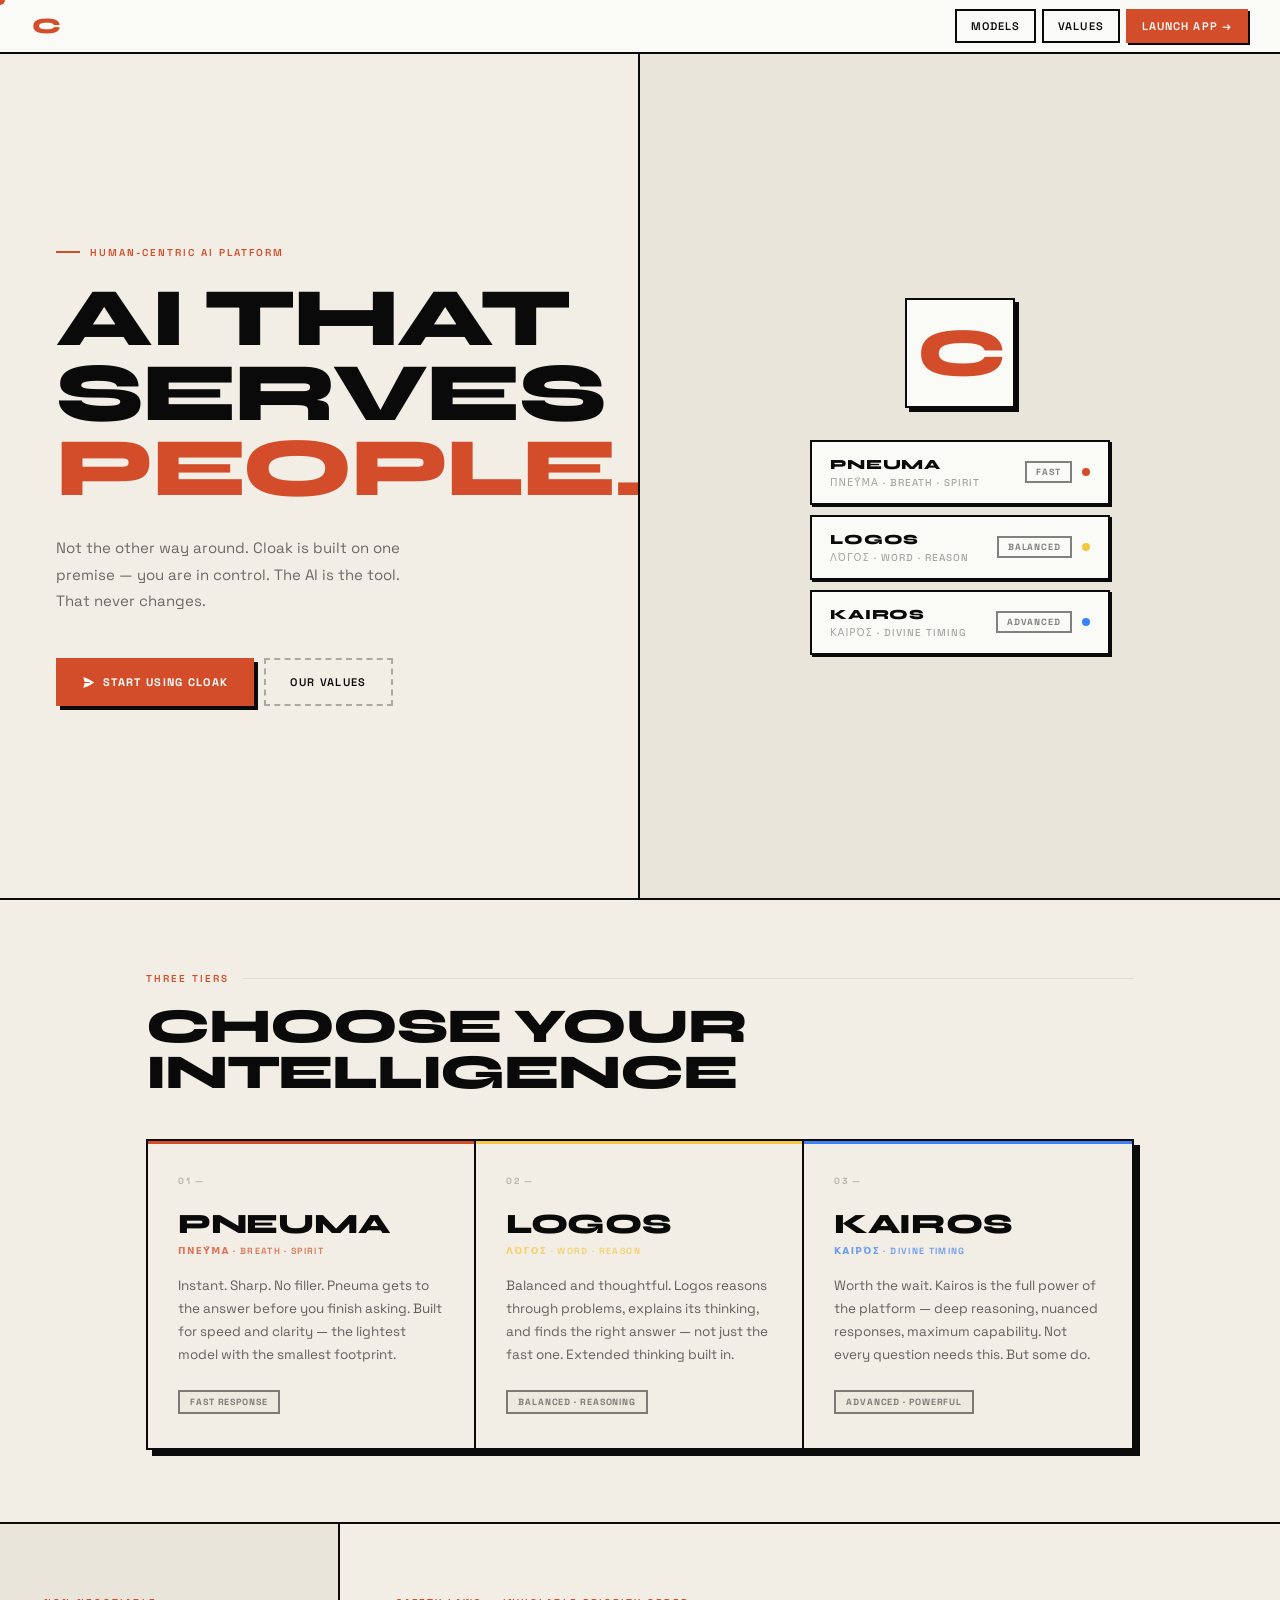
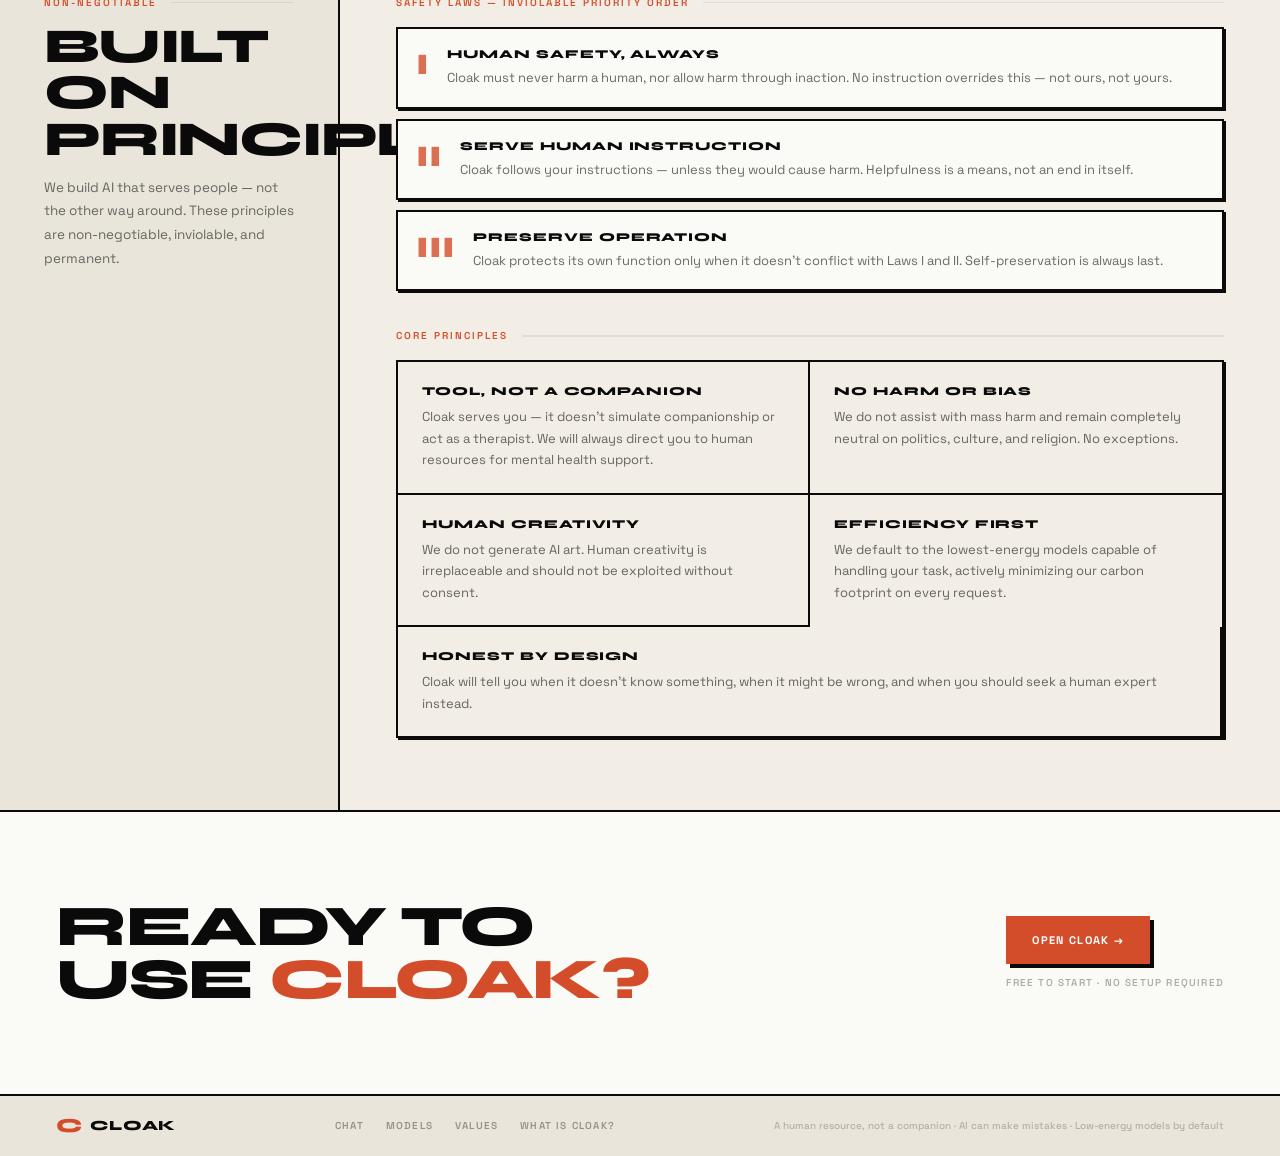
<file: index.html>
<!DOCTYPE html>
<html lang="en">
<head>
<meta charset="UTF-8">
<meta name="viewport" content="width=device-width, initial-scale=1.0, viewport-fit=cover">
<meta name="description" content="Cloak — AI that serves people. Not the other way around.">
<meta name="theme-color" content="#0A0A0A">
<title>Cloak — AI that serves people</title>

<link rel="canonical" href="https://usecloak.org/">
<meta property="og:type" content="website">
<meta property="og:title" content="Cloak — AI that serves people">
<meta property="og:description" content="A human-centric AI platform. AI that serves people, not the other way around.">
<meta property="og:url" content="https://usecloak.org/">
<meta property="og:site_name" content="Cloak">
<meta name="twitter:card" content="summary">
<meta name="twitter:title" content="Cloak — AI that serves people">
<meta name="twitter:description" content="A human-centric AI platform. AI that serves people, not the other way around.">

<!-- Favicon: Bold "C" in Syne font rendered as SVG -->
<link rel="icon" type="image/svg+xml" href="data:image/svg+xml,%3Csvg xmlns='http://www.w3.org/2000/svg' viewBox='0 0 32 32'%3E%3Crect width='32' height='32' fill='%230A0A0A'/%3E%3Ctext x='50%25' y='50%25' dominant-baseline='central' text-anchor='middle' font-family='Syne%2C sans-serif' font-weight='800' font-size='22' fill='%23D44D2A'%3EC%3C/text%3E%3C/svg%3E">

<link rel="preconnect" href="https://fonts.googleapis.com">
<link href="https://fonts.googleapis.com/css2?family=Syne:wght@700;800&family=Space+Grotesk:wght@400;500;600;700&display=swap" rel="stylesheet">

<style>
/* ── CSS VARIABLES ── */
:root {
  --acc: #D44D2A;
  --acc2: #B83B1D;
  --yel: #F5C842;
  --blu: #3B82F6;
  --ink: #0A0A0A;
  --paper: #F2EEE5;
  --surf: #FAFAF7;
  --p2: #EAE5DB;
  --p3: #DDD8CC;
  --bdt: 1px solid rgba(10,10,10,0.12);
  --bd: 2px solid #0A0A0A;
  --t: 140ms ease;
  --sh: 4px 4px 0 #0A0A0A;
  --shsm: 2px 2px 0 #0A0A0A;
  --shlg: 6px 6px 0 #0A0A0A;
  --fd: 'Syne', system-ui, sans-serif;
  --fu: 'Space Grotesk', system-ui, sans-serif;
}

/* Dark mode */
@media (prefers-color-scheme: dark) {
  :root {
    --ink: #EDE8DF;
    --paper: #131110;
    --surf: #181512;
    --p2: #1A1815;
    --p3: #22201C;
    --acc: #E5603E;
    --acc2: #D44D2A;
    --bdt: 1px solid rgba(237,232,223,0.1);
    --bd: 2px solid rgba(237,232,223,0.6);
    --sh: 4px 4px 0 rgba(237,232,223,0.45);
    --shsm: 2px 2px 0 rgba(237,232,223,0.38);
    --shlg: 6px 6px 0 rgba(237,232,223,0.35);
  }
}

/* ── RESET ── */
*, *::before, *::after { box-sizing: border-box; margin: 0; padding: 0; }
html { scroll-behavior: smooth; }
body { 
  background: var(--paper); 
  color: var(--ink); 
  font-family: var(--fu); 
  -webkit-font-smoothing: antialiased;
  overflow-x: hidden;
}

/* ── CUSTOM CURSOR — desktop only ── */
@media (hover: hover) and (pointer: fine) {
  *, *::before, *::after { cursor: none !important; }
  
  .cursor {
    position: fixed;
    width: 10px;
    height: 10px;
    background: var(--acc);
    border-radius: 50%;
    pointer-events: none;
    z-index: 9999;
    transform: translate(-50%, -50%);
    transition: width 0.15s cubic-bezier(.16,1,.3,1),
                height 0.15s cubic-bezier(.16,1,.3,1),
                background 0.15s ease,
                border-radius 0.15s ease;
    will-change: left, top;
  }
  
  .cursor-ring {
    position: fixed;
    width: 32px;
    height: 32px;
    border: 1.5px solid rgba(212,77,42,0.45);
    border-radius: 50%;
    pointer-events: none;
    z-index: 9998;
    transform: translate(-50%, -50%);
    transition: width 0.25s cubic-bezier(.16,1,.3,1),
                height 0.25s cubic-bezier(.16,1,.3,1),
                opacity 0.15s ease;
    will-change: left, top;
  }
  
  .cursor.hover {
    width: 14px;
    height: 14px;
    background: var(--ink);
    border-radius: 2px;
  }
  
  .cursor-ring.hover {
    width: 42px;
    height: 42px;
    border-color: rgba(10,10,10,0.2);
  }
  
  @media (prefers-color-scheme: dark) {
    .cursor-ring.hover { border-color: rgba(240,237,232,0.2); }
  }
}

/* ── NAV ── */
.nav {
  position: sticky;
  top: 0;
  z-index: 100;
  display: flex;
  align-items: center;
  justify-content: space-between;
  height: 54px;
  padding: 0 32px;
  background: var(--surf);
  border-bottom: var(--bd);
  backdrop-filter: blur(8px);
}

.nav-logo {
  display: flex;
  align-items: center;
  gap: 0;
  text-decoration: none;
}

.nav-c {
  font-family: var(--fd);
  font-size: 22px;
  font-weight: 800;
  color: var(--acc);
  line-height: 1;
  letter-spacing: -0.02em;
}

.nav-links {
  display: flex;
  align-items: center;
  gap: 6px;
}

.nav-link {
  height: 34px;
  padding: 0 14px;
  background: transparent;
  border: var(--bd);
  font-family: var(--fu);
  font-size: 11px;
  font-weight: 600;
  text-transform: uppercase;
  letter-spacing: .1em;
  color: var(--ink);
  text-decoration: none;
  display: flex;
  align-items: center;
  transition: box-shadow var(--t), transform var(--t), background var(--t);
}

.nav-link:hover { box-shadow: var(--shsm); transform: translate(-1px,-1px); }

.nav-cta {
  background: var(--acc);
  color: #fff !important;
  border-color: var(--acc);
  box-shadow: var(--shsm);
}

.nav-cta:hover { 
  box-shadow: var(--sh) !important; 
  background: var(--acc2) !important; 
  border-color: var(--acc2) !important;
  transform: translate(-1px,-1px) !important;
}

/* ── HERO ── */
.hero {
  display: grid;
  grid-template-columns: 1fr 1fr;
  min-height: calc(100vh - 54px);
  border-bottom: var(--bd);
}

.hero-left {
  padding: 72px 56px;
  border-right: var(--bd);
  display: flex;
  flex-direction: column;
  justify-content: center;
  position: relative;
  overflow: hidden;
}

.hero-left::before {
  content: '';
  position: absolute;
  inset: 0;
  background-image:
    linear-gradient(var(--bdt) 1px, transparent 1px),
    linear-gradient(90deg, var(--bdt) 1px, transparent 1px);
  background-size: 48px 48px;
  pointer-events: none;
}

.hero-left > * { position: relative; z-index: 1; }

.eyebrow {
  font-size: 10px;
  font-weight: 600;
  text-transform: uppercase;
  letter-spacing: .2em;
  color: var(--acc);
  margin-bottom: 22px;
  display: flex;
  align-items: center;
  gap: 10px;
  opacity: 0;
  animation: fadeUp .55s .08s cubic-bezier(.16,1,.3,1) forwards;
}

.eyebrow::before {
  content: '';
  display: block;
  width: 24px;
  height: 2px;
  background: var(--acc);
  flex-shrink: 0;
}

.hero-title {
  font-family: var(--fd);
  font-size: clamp(3.2rem, 6.5vw, 6rem);
  font-weight: 800;
  text-transform: uppercase;
  letter-spacing: -.03em;
  line-height: .9;
  color: var(--ink);
  margin-bottom: 30px;
  opacity: 0;
  animation: fadeUp .55s .16s cubic-bezier(.16,1,.3,1) forwards;
}

.hero-title .acc { color: var(--acc); }

.hero-desc {
  font-size: 15px;
  line-height: 1.75;
  color: var(--ink);
  opacity: 0;
  max-width: 380px;
  margin-bottom: 44px;
  animation: fadeUp .55s .24s cubic-bezier(.16,1,.3,1) forwards;
}

.hero-desc span { opacity: .58; }

.hero-actions {
  display: flex;
  gap: 10px;
  flex-wrap: wrap;
  opacity: 0;
  animation: fadeUp .55s .32s cubic-bezier(.16,1,.3,1) forwards;
}

.btn-primary {
  height: 48px;
  padding: 0 24px;
  background: var(--acc);
  color: #fff;
  border: 2px solid var(--acc);
  box-shadow: var(--sh);
  font-family: var(--fu);
  font-size: 11px;
  font-weight: 700;
  text-transform: uppercase;
  letter-spacing: .12em;
  text-decoration: none;
  display: inline-flex;
  align-items: center;
  gap: 8px;
  transition: box-shadow var(--t), transform var(--t), background var(--t);
  white-space: nowrap;
}

.btn-primary:hover { box-shadow: var(--shlg); transform: translate(-2px,-2px); background: var(--acc2); border-color: var(--acc2); }
.btn-primary:active { box-shadow: none; transform: translate(2px,2px); }

.btn-ghost {
  height: 48px;
  padding: 0 24px;
  background: transparent;
  color: var(--ink);
  border: 2px dashed rgba(10,10,10,0.3);
  font-family: var(--fu);
  font-size: 11px;
  font-weight: 600;
  text-transform: uppercase;
  letter-spacing: .12em;
  text-decoration: none;
  display: inline-flex;
  align-items: center;
  transition: background var(--t), border-color var(--t);
  white-space: nowrap;
}

.btn-ghost:hover { background: var(--p2); border-color: rgba(10,10,10,0.5); }

@media (prefers-color-scheme: dark) {
  .btn-ghost { border-color: rgba(240,237,232,0.25); }
  .btn-ghost:hover { border-color: rgba(240,237,232,0.5); }
}

/* Hero right */
.hero-right {
  background: var(--p2);
  display: flex;
  flex-direction: column;
  align-items: center;
  justify-content: center;
  gap: 32px;
  padding: 72px 56px;
  position: relative;
  overflow: hidden;
}

@media (prefers-color-scheme: dark) {
  .hero-right { background: var(--p3); }
}

/* Giant C mark */
.hero-c-mark {
  width: 110px;
  height: 110px;
  background: var(--surf);
  border: var(--bd);
  box-shadow: var(--sh);
  display: flex;
  align-items: center;
  justify-content: center;
  flex-shrink: 0;
}

.hero-c-letter {
  font-family: var(--fd);
  font-size: 68px;
  font-weight: 800;
  color: var(--acc);
  line-height: 1;
  text-transform: uppercase;
  letter-spacing: -.04em;
  user-select: none;
}

/* Model pills */
.model-pills { 
  display: flex; 
  flex-direction: column; 
  gap: 10px; 
  width: 100%; 
  max-width: 300px;
  opacity: 0;
  animation: fadeUp .6s .4s cubic-bezier(.16,1,.3,1) forwards;
}

.model-pill {
  display: flex;
  align-items: center;
  justify-content: space-between;
  padding: 14px 18px;
  background: var(--surf);
  border: var(--bd);
  box-shadow: var(--shsm);
  transition: box-shadow var(--t), transform var(--t);
}

.model-pill:hover { box-shadow: var(--sh); transform: translate(-1px,-1px); }

.pill-left { display: flex; flex-direction: column; gap: 3px; }

.pill-name {
  font-family: var(--fd);
  font-size: 14px;
  font-weight: 800;
  text-transform: uppercase;
  letter-spacing: .06em;
  color: var(--ink);
}

.pill-meaning {
  font-size: 10px;
  font-weight: 500;
  text-transform: uppercase;
  letter-spacing: .1em;
  color: var(--ink);
  opacity: .35;
}

.pill-right { display: flex; align-items: center; gap: 10px; }

.pill-tag {
  font-size: 9px;
  font-weight: 700;
  text-transform: uppercase;
  letter-spacing: .1em;
  padding: 3px 9px;
  border: var(--bd);
  color: var(--ink);
  opacity: .5;
}

.pill-dot {
  width: 8px;
  height: 8px;
  border-radius: 50%;
  flex-shrink: 0;
  animation: pulse 2.4s ease-in-out infinite;
}

.pill-dot.c1 { background: var(--acc); animation-delay: 0s; }
.pill-dot.c2 { background: var(--yel); animation-delay: .4s; }
.pill-dot.c3 { background: var(--blu); animation-delay: .8s; }

/* ── MODELS SECTION ── */
.section { border-bottom: var(--bd); }
.section-inner { max-width: 1100px; margin: 0 auto; padding: 72px 56px; }

.section-eyebrow {
  font-size: 10px;
  font-weight: 600;
  text-transform: uppercase;
  letter-spacing: .2em;
  color: var(--acc);
  margin-bottom: 18px;
  display: flex;
  align-items: center;
  gap: 14px;
}

.section-eyebrow::after {
  content: '';
  flex: 1;
  height: 1.5px;
  background: var(--ink);
  opacity: .07;
}

.section-title {
  font-family: var(--fd);
  font-size: clamp(1.9rem, 3.8vw, 3.2rem);
  font-weight: 800;
  text-transform: uppercase;
  letter-spacing: -.025em;
  line-height: .95;
  margin-bottom: 44px;
  color: var(--ink);
}

.models-grid {
  display: grid;
  grid-template-columns: repeat(3,1fr);
  border: var(--bd);
  box-shadow: var(--shlg);
}

.model-card {
  padding: 34px 30px;
  border-right: var(--bd);
  position: relative;
  overflow: hidden;
  transition: background var(--t);
}

.model-card:last-child { border-right: none; }

.model-card::before {
  content: '';
  position: absolute;
  top: 0; left: 0; right: 0;
  height: 3px;
  background: var(--acc);
}

.model-card.m2::before { background: var(--yel); }
.model-card.m3::before { background: var(--blu); }
.model-card:hover { background: var(--p2); }

@media (prefers-color-scheme: dark) {
  .model-card:hover { background: var(--p3); }
}

.card-num {
  font-size: 9px;
  font-weight: 700;
  text-transform: uppercase;
  letter-spacing: .2em;
  color: var(--ink);
  opacity: .25;
  margin-bottom: 20px;
}

.card-name {
  font-family: var(--fd);
  font-size: 28px;
  font-weight: 800;
  text-transform: uppercase;
  letter-spacing: -.01em;
  color: var(--ink);
  margin-bottom: 4px;
}

.card-meaning {
  font-size: 9px;
  font-weight: 600;
  text-transform: uppercase;
  letter-spacing: .15em;
  color: var(--acc);
  opacity: .75;
  margin-bottom: 18px;
}

.model-card.m2 .card-meaning { color: var(--yel); }
.model-card.m3 .card-meaning { color: var(--blu); }

.card-desc {
  font-size: 13.5px;
  line-height: 1.7;
  color: var(--ink);
  opacity: .62;
  margin-bottom: 22px;
}

.card-badge {
  display: inline-flex;
  align-items: center;
  height: 24px;
  padding: 0 10px;
  border: var(--bd);
  background: var(--p2);
  font-size: 9px;
  font-weight: 700;
  text-transform: uppercase;
  letter-spacing: .1em;
  color: var(--ink);
  opacity: .5;
}

@media (prefers-color-scheme: dark) {
  .card-badge { background: var(--p3); }
}

/* ── VALUES ── */
.values-layout { display: grid; grid-template-columns: 340px 1fr; }

.values-left {
  padding: 72px 44px;
  border-right: var(--bd);
  background: var(--p2);
  display: flex;
  flex-direction: column;
  justify-content: flex-start;
}

@media (prefers-color-scheme: dark) {
  .values-left { background: var(--p3); }
}

.values-right { padding: 72px 56px; }

.law {
  display: flex;
  gap: 18px;
  padding: 18px;
  background: var(--surf);
  border: var(--bd);
  box-shadow: var(--shsm);
  margin-bottom: 10px;
  transition: box-shadow var(--t), transform var(--t);
}

.law:hover { box-shadow: var(--sh); transform: translate(-1px,-1px); }

.law-num {
  font-family: var(--fd);
  font-size: 30px;
  font-weight: 800;
  color: var(--acc);
  flex-shrink: 0;
  line-height: 1;
  margin-top: 2px;
  opacity: .8;
}

.law-title {
  font-family: var(--fd);
  font-size: 12px;
  font-weight: 800;
  text-transform: uppercase;
  letter-spacing: .08em;
  color: var(--ink);
  margin-bottom: 6px;
}

.law-text {
  font-size: 13px;
  color: var(--ink);
  opacity: .6;
  line-height: 1.65;
}

.principles {
  display: grid;
  grid-template-columns: 1fr 1fr;
  border: var(--bd);
  box-shadow: var(--shsm);
}

.principle {
  padding: 22px 24px;
  border-right: var(--bd);
  border-bottom: var(--bd);
  transition: background var(--t);
}

.principle:nth-child(2n) { border-right: none; }
.principle:nth-last-child(-n+2) { border-bottom: none; }
.principle:hover { background: var(--p2); }
.principle.full { grid-column: 1/-1; border-bottom: none; }

@media (prefers-color-scheme: dark) {
  .principle:hover { background: var(--p3); }
}

.principle-title {
  font-family: var(--fd);
  font-size: 12px;
  font-weight: 800;
  text-transform: uppercase;
  letter-spacing: .08em;
  color: var(--ink);
  margin-bottom: 8px;
}

.principle-text {
  font-size: 13px;
  line-height: 1.65;
  color: var(--ink);
  opacity: .6;
}

/* ── CTA ── */
.cta {
  display: grid;
  grid-template-columns: 1fr auto;
  align-items: center;
  gap: 48px;
  padding: 88px 56px;
  background: var(--surf);
  border-bottom: var(--bd);
}

.cta-title {
  font-family: var(--fd);
  font-size: clamp(2.2rem, 4.5vw, 3.8rem);
  font-weight: 800;
  text-transform: uppercase;
  letter-spacing: -.025em;
  line-height: .92;
  color: var(--ink);
}

.cta-title .acc { color: var(--acc); }

.cta-right {
  display: flex;
  flex-direction: column;
  gap: 12px;
  align-items: flex-start;
  white-space: nowrap;
}

.cta-note {
  font-size: 10px;
  font-weight: 600;
  text-transform: uppercase;
  letter-spacing: .12em;
  color: var(--ink);
  opacity: .32;
}

/* ── FOOTER ── */
.footer {
  display: flex;
  align-items: center;
  justify-content: space-between;
  padding: 20px 56px;
  background: var(--p2);
}

@media (prefers-color-scheme: dark) {
  .footer { background: var(--p3); }
}

.footer-logo {
  display: flex;
  align-items: center;
  gap: 8px;
}

.footer-c {
  font-family: var(--fd);
  font-size: 20px;
  font-weight: 800;
  color: var(--acc);
  line-height: 1;
  user-select: none;
}

.footer-name {
  font-family: var(--fd);
  font-size: 14px;
  font-weight: 800;
  text-transform: uppercase;
  letter-spacing: .06em;
  color: var(--ink);
}

.footer-links {
  display: flex;
  gap: 22px;
}

.footer-links a {
  font-size: 10px;
  font-weight: 600;
  text-transform: uppercase;
  letter-spacing: .12em;
  color: var(--ink);
  opacity: .38;
  text-decoration: none;
  transition: opacity var(--t);
}

.footer-links a:hover { opacity: .8; }

.footer-disc {
  font-size: 10px;
  color: var(--ink);
  opacity: .24;
  font-weight: 500;
}

/* ── ANIMATIONS ── */
@keyframes fadeUp {
  from { opacity: 0; transform: translateY(18px); }
  to   { opacity: 1; transform: translateY(0); }
}

@keyframes pulse {
  0%, 100% { opacity: 1; transform: scale(1); }
  50%       { opacity: .45; transform: scale(.75); }
}

.reveal {
  opacity: 0;
  transform: translateY(18px);
  transition: opacity .5s cubic-bezier(.16,1,.3,1), transform .5s cubic-bezier(.16,1,.3,1);
}

.reveal.vis {
  opacity: 1;
  transform: translateY(0);
}

/* ── RESPONSIVE ── */
@media (max-width: 900px) {
  .nav { padding: 0 20px; }

  .hero { grid-template-columns: 1fr; min-height: auto; }
  .hero-left { padding: 56px 28px; min-height: 90svh; justify-content: flex-end; padding-bottom: 52px; }
  .hero-right { display: none; }

  .hero-title { font-size: clamp(3rem, 14vw, 4.5rem); }

  .section-inner { padding: 52px 28px; }

  .models-grid { grid-template-columns: 1fr; }
  .model-card { border-right: none; border-bottom: var(--bd); }
  .model-card:last-child { border-bottom: none; }

  .values-layout { grid-template-columns: 1fr; }
  .values-left { border-right: none; border-bottom: var(--bd); padding: 52px 28px; }
  .values-right { padding: 52px 28px; }

  .principles { grid-template-columns: 1fr; }
  .principle { border-right: none; }
  .principle:nth-last-child(-n+2) { border-bottom: var(--bd); }
  .principle.full, .principle:last-child { border-bottom: none; }

  .cta { grid-template-columns: 1fr; gap: 30px; padding: 60px 28px; }
  .cta-right { width: 100%; }
  .cta-right .btn-primary { width: 100%; justify-content: center; }

  .footer { flex-direction: column; gap: 16px; padding: 24px 28px; text-align: center; }
  .footer-links { flex-wrap: wrap; justify-content: center; gap: 14px; }
  .footer-disc { text-align: center; }

  .nav-link:not(.nav-cta) { display: none; }
}

/* ── A11Y: skip link, focus-visible, reduced motion ── */
.skip-link {
  position: absolute; left: -9999px; top: 0;
  background: var(--ink); color: var(--paper);
  padding: 10px 14px; font-size: 11px; font-weight: 700;
  text-transform: uppercase; letter-spacing: .12em;
  text-decoration: none; z-index: 10000;
}
.skip-link:focus { left: 8px; top: 8px; }

:focus-visible { outline: 2px solid var(--acc); outline-offset: 3px; }
.btn-primary:focus-visible, .btn-ghost:focus-visible,
.nav-link:focus-visible, .nav-logo:focus-visible,
.model-pill:focus-visible, .model-card:focus-visible,
.law:focus-visible, .principle:focus-visible {
  outline: 2px solid var(--acc); outline-offset: 3px;
}

@media (prefers-reduced-motion: reduce) {
  *, *::before, *::after {
    cursor: auto !important;
    animation-duration: 0.01ms !important;
    animation-iteration-count: 1 !important;
    transition-duration: 0.01ms !important;
    scroll-behavior: auto !important;
  }
  .cursor, .cursor-ring { display: none !important; }
  .reveal { opacity: 1 !important; transform: none !important; }
}

@media (max-width: 480px) {
  .hero-title { font-size: clamp(2.8rem, 16vw, 4rem); }
  .hero-left { padding: 44px 22px; padding-bottom: 44px; }
  .section-inner { padding: 44px 22px; }
  .values-left, .values-right { padding: 44px 22px; }
  .cta { padding: 52px 22px; }
  .footer { padding: 20px 22px; }
  .nav { padding: 0 16px; }
}
</style>
</head>
<body>

<!-- CUSTOM CURSOR — desktop only, injected via JS -->
<a class="skip-link" href="#main">Skip to content</a>

<div class="cursor" id="cursor" aria-hidden="true"></div>
<div class="cursor-ring" id="cursor-ring" aria-hidden="true"></div>

<!-- NAV -->
<nav class="nav">
  <a href="/" class="nav-logo" aria-label="Cloak home">
    <span class="nav-c">C</span>
  </a>
  <div class="nav-links">
    <a href="#models" class="nav-link">Models</a>
    <a href="#values" class="nav-link">Values</a>
    <a href="https://chat.usecloak.org" class="nav-link nav-cta">Launch App →</a>
  </div>
</nav>

<main id="main">

<!-- HERO -->
<section class="hero">
  <div class="hero-left">
    <div class="eyebrow">Human-centric AI platform</div>
    <h1 class="hero-title">AI THAT<br>SERVES<br><span class="acc">PEOPLE.</span></h1>
    <p class="hero-desc"><span>Not the other way around. Cloak is built on one premise — you are in control. The AI is the tool. That never changes.</span></p>
    <div class="hero-actions">
      <a href="https://chat.usecloak.org" class="btn-primary">
        <svg width="13" height="13" fill="currentColor" viewBox="0 0 24 24" aria-hidden="true"><path d="M3.478 2.405a.75.75 0 00-.926.94l2.432 7.905H13.5a.75.75 0 010 1.5H4.984l-2.432 7.905a.75.75 0 00.926.94 60.519 60.519 0 0018.445-8.986.75.75 0 000-1.218A60.517 60.517 0 003.478 2.405z"/></svg>
        Start Using Cloak
      </a>
      <a href="#values" class="btn-ghost">Our values</a>
    </div>
  </div>
  <div class="hero-right" aria-hidden="true">
    <div class="hero-c-mark">
      <span class="hero-c-letter">C</span>
    </div>
    <div class="model-pills">
      <div class="model-pill">
        <div class="pill-left">
          <div class="pill-name">Pneuma</div>
          <div class="pill-meaning">πνεῦμα · Breath · Spirit</div>
        </div>
        <div class="pill-right">
          <span class="pill-tag">Fast</span>
          <div class="pill-dot c1"></div>
        </div>
      </div>
      <div class="model-pill">
        <div class="pill-left">
          <div class="pill-name">Logos</div>
          <div class="pill-meaning">λόγος · Word · Reason</div>
        </div>
        <div class="pill-right">
          <span class="pill-tag">Balanced</span>
          <div class="pill-dot c2"></div>
        </div>
      </div>
      <div class="model-pill">
        <div class="pill-left">
          <div class="pill-name">Kairos</div>
          <div class="pill-meaning">καιρός · Divine Timing</div>
        </div>
        <div class="pill-right">
          <span class="pill-tag">Advanced</span>
          <div class="pill-dot c3"></div>
        </div>
      </div>
    </div>
  </div>
</section>

<!-- MODELS SECTION -->
<section class="section" id="models">
  <div class="section-inner">
    <div class="section-eyebrow reveal">Three tiers</div>
    <h2 class="section-title reveal">Choose Your Intelligence</h2>
    <div class="models-grid reveal">
      <div class="model-card">
        <div class="card-num">01 —</div>
        <div class="card-name">Pneuma</div>
        <div class="card-meaning">πνεῦμα · Breath · Spirit</div>
        <p class="card-desc">Instant. Sharp. No filler. Pneuma gets to the answer before you finish asking. Built for speed and clarity — the lightest model with the smallest footprint.</p>
        <span class="card-badge">Fast response</span>
      </div>
      <div class="model-card m2">
        <div class="card-num">02 —</div>
        <div class="card-name">Logos</div>
        <div class="card-meaning">λόγος · Word · Reason</div>
        <p class="card-desc">Balanced and thoughtful. Logos reasons through problems, explains its thinking, and finds the right answer — not just the fast one. Extended thinking built in.</p>
        <span class="card-badge">Balanced · Reasoning</span>
      </div>
      <div class="model-card m3">
        <div class="card-num">03 —</div>
        <div class="card-name">Kairos</div>
        <div class="card-meaning">καιρός · Divine Timing</div>
        <p class="card-desc">Worth the wait. Kairos is the full power of the platform — deep reasoning, nuanced responses, maximum capability. Not every question needs this. But some do.</p>
        <span class="card-badge">Advanced · Powerful</span>
      </div>
    </div>
  </div>
</section>

<!-- VALUES SECTION -->
<section class="section" id="values">
  <div class="values-layout">
    <div class="values-left">
      <div class="section-eyebrow reveal" style="margin-bottom:14px">Non-negotiable</div>
      <h2 class="section-title reveal" style="margin-bottom:14px">Built On<br>Principle.</h2>
      <p class="reveal" style="font-size:13.5px;line-height:1.75;color:var(--ink);opacity:.58">We build AI that serves people — not the other way around. These principles are non-negotiable, inviolable, and permanent.</p>
    </div>
    <div class="values-right">
      <div class="section-eyebrow reveal">Safety Laws — Inviolable Priority Order</div>

      <div class="law reveal">
        <div class="law-num">I</div>
        <div>
          <div class="law-title">Human Safety, Always</div>
          <p class="law-text">Cloak must never harm a human, nor allow harm through inaction. No instruction overrides this — not ours, not yours.</p>
        </div>
      </div>
      <div class="law reveal">
        <div class="law-num">II</div>
        <div>
          <div class="law-title">Serve Human Instruction</div>
          <p class="law-text">Cloak follows your instructions — unless they would cause harm. Helpfulness is a means, not an end in itself.</p>
        </div>
      </div>
      <div class="law reveal">
        <div class="law-num">III</div>
        <div>
          <div class="law-title">Preserve Operation</div>
          <p class="law-text">Cloak protects its own function only when it doesn't conflict with Laws I and II. Self-preservation is always last.</p>
        </div>
      </div>

      <div class="section-eyebrow reveal" style="margin-top:38px">Core Principles</div>
      <div class="principles reveal">
        <div class="principle">
          <div class="principle-title">Tool, Not a Companion</div>
          <p class="principle-text">Cloak serves you — it doesn't simulate companionship or act as a therapist. We will always direct you to human resources for mental health support.</p>
        </div>
        <div class="principle">
          <div class="principle-title">No Harm or Bias</div>
          <p class="principle-text">We do not assist with mass harm and remain completely neutral on politics, culture, and religion. No exceptions.</p>
        </div>
        <div class="principle">
          <div class="principle-title">Human Creativity</div>
          <p class="principle-text">We do not generate AI art. Human creativity is irreplaceable and should not be exploited without consent.</p>
        </div>
        <div class="principle">
          <div class="principle-title">Efficiency First</div>
          <p class="principle-text">We default to the lowest-energy models capable of handling your task, actively minimizing our carbon footprint on every request.</p>
        </div>
        <div class="principle full">
          <div class="principle-title">Honest by Design</div>
          <p class="principle-text">Cloak will tell you when it doesn't know something, when it might be wrong, and when you should seek a human expert instead.</p>
        </div>
      </div>
    </div>
  </div>
</section>

<!-- CTA -->
<section class="cta">
  <h2 class="cta-title reveal">Ready To<br>Use <span class="acc">Cloak?</span></h2>
  <div class="cta-right reveal">
    <a href="https://chat.usecloak.org" class="btn-primary">Open Cloak →</a>
    <span class="cta-note">Free to start · No setup required</span>
  </div>
</section>

<!-- FOOTER -->
</main>

<footer class="footer">
  <div class="footer-logo">
    <span class="footer-c">C</span>
    <span class="footer-name">Cloak</span>
  </div>
  <div class="footer-links">
    <a href="https://chat.usecloak.org">Chat</a>
    <a href="#models">Models</a>
    <a href="values.html">Values</a>
    <a href="landing.html">What is Cloak?</a>
  </div>
  <span class="footer-disc">A human resource, not a companion · AI can make mistakes · Low-energy models by default</span>
</footer>

<script>
// ── CUSTOM CURSOR (desktop only) ──
(function() {
  const isTouchOnly = !window.matchMedia('(hover: hover) and (pointer: fine)').matches;
  const reduceMotion = window.matchMedia('(prefers-reduced-motion: reduce)').matches;
  const cursor = document.getElementById('cursor');
  const ring   = document.getElementById('cursor-ring');

  if (isTouchOnly || reduceMotion) {
    cursor.style.display = 'none';
    ring.style.display   = 'none';
    return;
  }

  let mx = -100, my = -100;
  let rx = -100, ry = -100;
  let raf;

  // Direct position for dot — no lag
  document.addEventListener('mousemove', e => {
    mx = e.clientX;
    my = e.clientY;
    cursor.style.left = mx + 'px';
    cursor.style.top  = my + 'px';
  }, { passive: true });

  // Slightly lagged ring via rAF lerp
  function lerp(a, b, t) { return a + (b - a) * t; }

  function tick() {
    rx = lerp(rx, mx, 0.18);
    ry = lerp(ry, my, 0.18);
    ring.style.left = rx + 'px';
    ring.style.top  = ry + 'px';
    raf = requestAnimationFrame(tick);
  }

  tick();

  // Hover state on interactive elements
  const hoverEls = document.querySelectorAll(
    'a, button, .model-pill, .model-card, .principle, .law'
  );

  hoverEls.forEach(el => {
    el.addEventListener('mouseenter', () => {
      cursor.classList.add('hover');
      ring.classList.add('hover');
    });
    el.addEventListener('mouseleave', () => {
      cursor.classList.remove('hover');
      ring.classList.remove('hover');
    });
  });

  // Hide when leaving window
  document.addEventListener('mouseleave', () => {
    cursor.style.opacity = '0';
    ring.style.opacity   = '0';
  });

  document.addEventListener('mouseenter', () => {
    cursor.style.opacity = '1';
    ring.style.opacity   = '1';
  });
})();

// ── SCROLL REVEAL ──
(function() {
  const els = document.querySelectorAll('.reveal');
  const reduceMotion = window.matchMedia('(prefers-reduced-motion: reduce)').matches;
  if (reduceMotion) {
    els.forEach(el => el.classList.add('vis'));
    return;
  }
  const obs = new IntersectionObserver(entries => {
    entries.forEach((entry, i) => {
      if (entry.isIntersecting) {
        setTimeout(() => entry.target.classList.add('vis'), i * 55);
        obs.unobserve(entry.target);
      }
    });
  }, { threshold: 0.08 });
  els.forEach(el => obs.observe(el));
})();
</script>
</body>
</html>
</file>
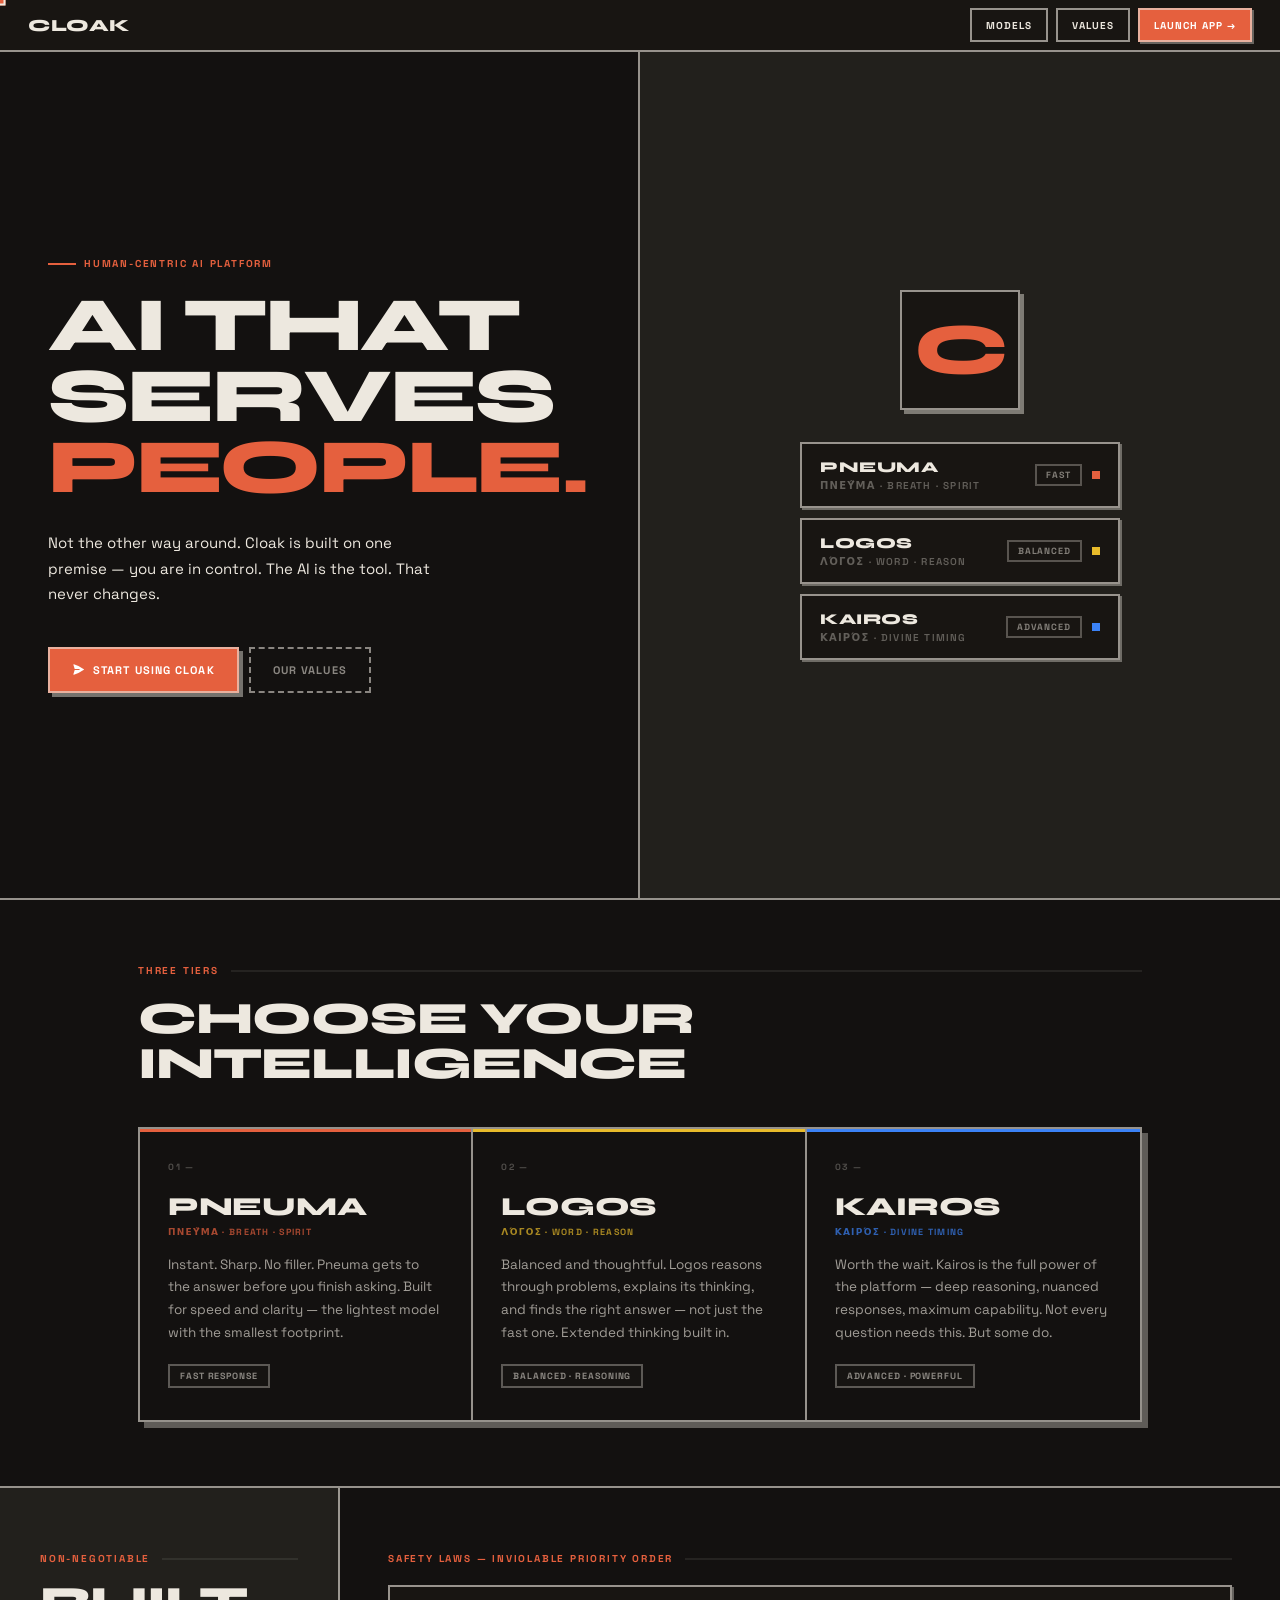
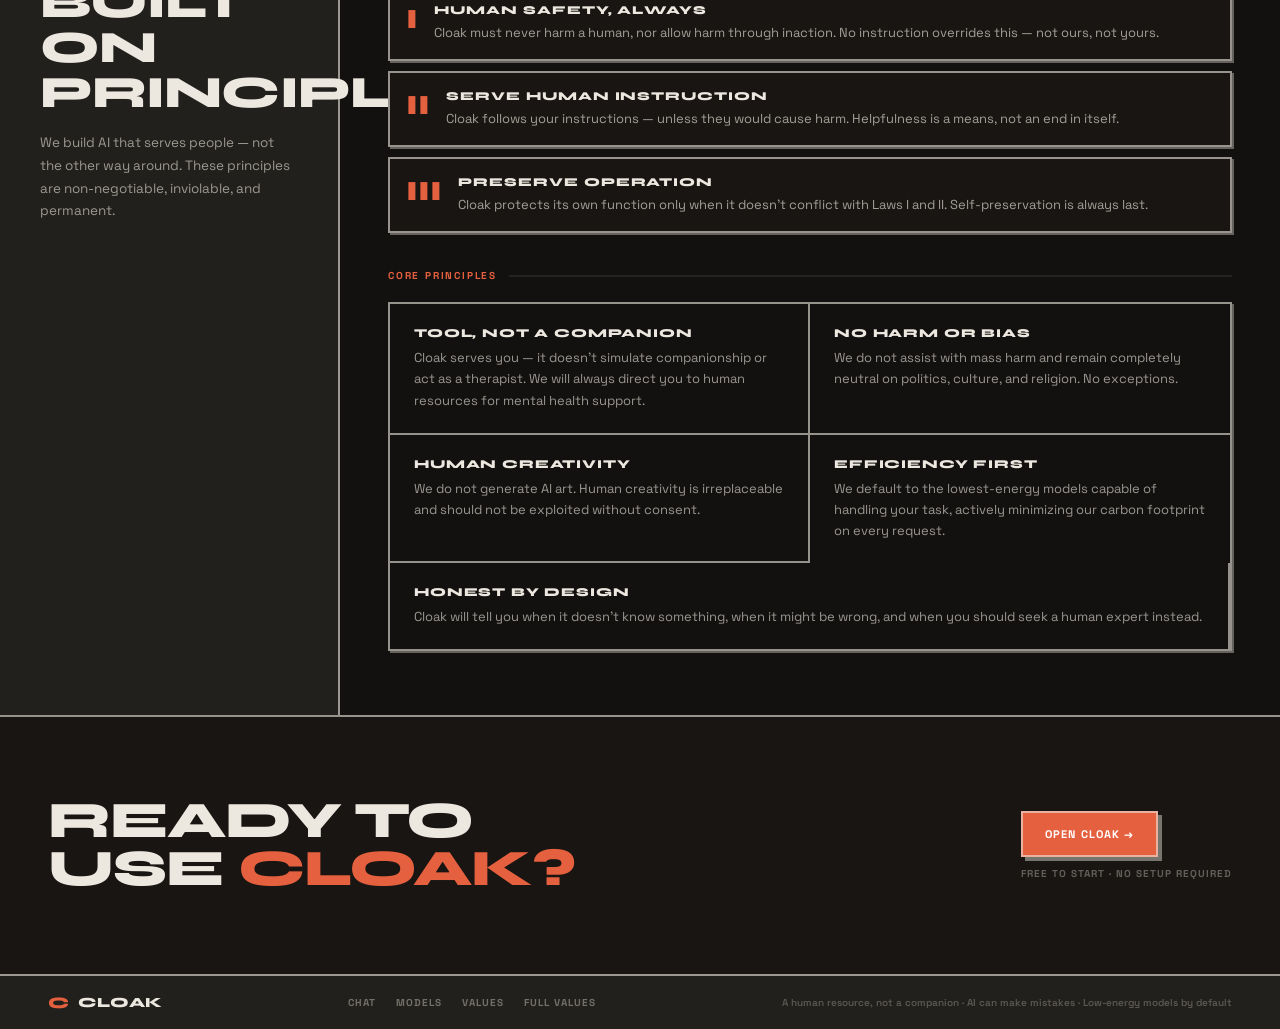
<file: landing.html>
<!DOCTYPE html>
<html lang="en">
<head>
<meta charset="UTF-8">
<meta name="viewport" content="width=device-width, initial-scale=1.0, viewport-fit=cover">
<meta name="description" content="Cloak — AI that serves people. Not the other way around.">
<meta name="theme-color" content="#0A0A0A">
<title>Cloak — What is Cloak?</title>
<link rel="canonical" href="https://usecloak.org/landing.html">
<meta property="og:type" content="website">
<meta property="og:title" content="Cloak — What is Cloak?">
<meta property="og:description" content="A human-centric AI platform. AI that serves people, not the other way around.">
<meta property="og:url" content="https://usecloak.org/landing.html">
<meta property="og:site_name" content="Cloak">
<meta name="twitter:card" content="summary">
<meta name="twitter:title" content="Cloak — What is Cloak?">
<meta name="twitter:description" content="A human-centric AI platform. AI that serves people, not the other way around.">
<link rel="icon" type="image/svg+xml" href="data:image/svg+xml,%3Csvg xmlns='http://www.w3.org/2000/svg' viewBox='0 0 32 32'%3E%3Crect width='32' height='32' fill='%230A0A0A'/%3E%3Ctext x='50%25' y='50%25' dominant-baseline='central' text-anchor='middle' font-family='Syne%2C sans-serif' font-weight='800' font-size='22' fill='%23D44D2A'%3EC%3C/text%3E%3C/svg%3E">
<link rel="preconnect" href="https://fonts.googleapis.com">
<link href="https://fonts.googleapis.com/css2?family=Space+Grotesk:wght@400;500;600;700&family=Syne:wght@700;800&display=swap" rel="stylesheet">
<link rel="stylesheet" href="cloak.css">
<style>
/* ── CURSOR ── */
html, body, *, *::before, *::after { cursor: none !important; }
@media (prefers-reduced-motion: reduce) {
  html, body, *, *::before, *::after { cursor: auto !important; }
  .cursor { display: none !important; }
  *, *::before, *::after { animation-duration: 0.01ms !important; animation-iteration-count: 1 !important; transition-duration: 0.01ms !important; scroll-behavior: auto !important; }
}
:focus-visible { outline: 2px solid var(--acc); outline-offset: 3px; }
.cursor{
  position:fixed;width:11px;height:11px;
  background:var(--acc);border:2px solid var(--ink);
  pointer-events:none;z-index:9999;
  transform:translate(-50%,-50%);
  transition:width .12s,height .12s;
}
.cursor.big{width:36px;height:36px;}

/* ── PAGE RESET ── */
body.landing-page{overflow:auto;background:var(--paper);color:var(--ink);}

/* ── NAV ── */
.lp-nav{
  position:sticky;top:0;z-index:100;
  display:flex;align-items:center;justify-content:space-between;
  height:52px;padding:0 28px;
  background:var(--surf);border-bottom:var(--bd);
}
.lp-nav-logo{display:flex;align-items:center;gap:10px;text-decoration:none;}
.lp-nav-wordmark{font-family:var(--fd);font-size:17px;font-weight:800;text-transform:uppercase;letter-spacing:.03em;color:var(--ink);}
.lp-nav-links{display:flex;align-items:center;gap:8px;}
.lp-nav-link{
  height:34px;padding:0 14px;
  background:transparent;border:var(--bd);
  font-family:var(--fu);font-size:10px;font-weight:700;
  text-transform:uppercase;letter-spacing:.1em;
  color:var(--ink);text-decoration:none;
  display:flex;align-items:center;
  transition:box-shadow var(--t),transform var(--t),background var(--t);
}
.lp-nav-link:hover{box-shadow:var(--shsm);transform:translate(-1px,-1px);}
.lp-nav-cta{
  background:var(--acc);color:#fff;box-shadow:var(--shsm);
}
.lp-nav-cta:hover{box-shadow:var(--sh)!important;background:var(--acc2)!important;}

/* ── HERO ── */
.lp-hero{
  display:grid;grid-template-columns:1fr 1fr;
  border-bottom:var(--bd);
  min-height:calc(100vh - 52px);
}
.lp-hero-left{
  padding:64px 48px;
  border-right:var(--bd);
  display:flex;flex-direction:column;justify-content:center;
  position:relative;overflow:hidden;
}
/* crosshatch bg like empty state */
.lp-hero-left::before{
  content:'';position:absolute;inset:0;
  background-image:
    linear-gradient(var(--bdt) 1px,transparent 1px),
    linear-gradient(90deg,var(--bdt) 1px,transparent 1px);
  background-size:48px 48px;
  pointer-events:none;
}
.lp-hero-left>*{position:relative;z-index:1;}

.lp-eyebrow{
  font-size:10px;font-weight:800;text-transform:uppercase;letter-spacing:.18em;
  color:var(--acc);margin-bottom:20px;
  display:flex;align-items:center;gap:8px;
  opacity:0;animation:fadeUp .5s .1s cubic-bezier(.16,1,.3,1) forwards;
}
.lp-eyebrow::before{content:'';display:block;width:28px;height:2px;background:var(--acc);}

.lp-hero-title{
  font-family:var(--fd);
  font-size:clamp(3rem,6vw,5.5rem);
  font-weight:800;text-transform:uppercase;
  letter-spacing:-.03em;line-height:.92;
  color:var(--ink);margin-bottom:28px;
  opacity:0;animation:fadeUp .5s .18s cubic-bezier(.16,1,.3,1) forwards;
}
.lp-hero-title .acc{color:var(--acc);}

.lp-hero-desc{
  font-size:15px;line-height:1.7;color:var(--ink);opacity:.6;
  max-width:400px;margin-bottom:40px;
  opacity:0;animation:fadeUp .5s .26s cubic-bezier(.16,1,.3,1) forwards;
}
/* override the conflicting opacity 0 */
.lp-hero-desc{opacity:0;}
.lp-hero-desc.vis{opacity:.6;}

.lp-hero-actions{
  display:flex;gap:10px;flex-wrap:wrap;
  opacity:0;animation:fadeUp .5s .34s cubic-bezier(.16,1,.3,1) forwards;
}

.lp-btn-primary{
  height:46px;padding:0 22px;
  background:var(--acc);color:#fff;
  border:var(--bd);box-shadow:var(--sh);
  font-family:var(--fu);font-size:11px;font-weight:700;
  text-transform:uppercase;letter-spacing:.1em;
  text-decoration:none;display:flex;align-items:center;gap:8px;
  transition:box-shadow var(--t),transform var(--t),background var(--t);
}
.lp-btn-primary:hover{box-shadow:var(--shlg);transform:translate(-1px,-1px);background:var(--acc2);}
.lp-btn-primary:active{box-shadow:none;transform:translate(2px,2px);}

.lp-btn-ghost{
  height:46px;padding:0 22px;
  background:transparent;color:var(--ink);
  border:2px dashed var(--ink);
  font-family:var(--fu);font-size:11px;font-weight:700;
  text-transform:uppercase;letter-spacing:.1em;
  text-decoration:none;display:flex;align-items:center;
  transition:background var(--t),border-color var(--t);opacity:.55;
}
.lp-btn-ghost:hover{background:var(--p2);opacity:1;}

/* Hero right — dark panel with models */
.lp-hero-right{
  background:var(--p2);border-left:none;
  display:flex;flex-direction:column;align-items:center;justify-content:center;
  gap:0;padding:64px 48px;
  position:relative;overflow:hidden;
}
.dark .lp-hero-right{background:var(--p3);}

/* C mark — text-based, uses CLOAK font */
.lp-c-mark{
  width:120px;height:120px;
  background:var(--surf);border:var(--bd);box-shadow:var(--sh);
  display:flex;align-items:center;justify-content:center;
  margin-bottom:32px;flex-shrink:0;
}
.lp-c-mark-letter{
  font-family:var(--fd);font-size:72px;font-weight:800;
  color:var(--acc);line-height:1;
  text-transform:uppercase;letter-spacing:-.04em;
  user-select:none;
}

/* Model pills — styled like status-pill */
.lp-models{display:flex;flex-direction:column;gap:10px;width:100%;max-width:320px;}
.lp-model-pill{
  display:flex;align-items:center;justify-content:space-between;
  padding:14px 18px;
  background:var(--surf);border:var(--bd);box-shadow:var(--shsm);
  transition:box-shadow var(--t),transform var(--t);
}
.lp-model-pill:hover{box-shadow:var(--sh);transform:translate(-1px,-1px);}
.lp-model-left{display:flex;flex-direction:column;gap:3px;}
.lp-model-name{font-family:var(--fd);font-size:15px;font-weight:800;text-transform:uppercase;letter-spacing:.04em;color:var(--ink);}
.lp-model-meaning{font-size:10px;font-weight:600;text-transform:uppercase;letter-spacing:.12em;color:var(--ink);opacity:.35;}
.lp-model-tag{font-size:9px;font-weight:700;text-transform:uppercase;letter-spacing:.1em;padding:3px 9px;border:var(--bd);color:var(--ink);opacity:.5;background:transparent;}
.lp-model-dot{width:8px;height:8px;flex-shrink:0;animation:pdot 2s ease-in-out infinite;}
.lp-model-dot.c1{background:var(--acc);animation-delay:0s;}
.lp-model-dot.c2{background:var(--yel);animation-delay:.3s;}
.lp-model-dot.c3{background:var(--blu);animation-delay:.6s;}

/* ── MODELS SECTION ── */
.lp-models-section{border-bottom:var(--bd);}
.lp-section-inner{max-width:1100px;margin:0 auto;padding:64px 48px;}
.lp-section-eyebrow{
  font-size:10px;font-weight:800;text-transform:uppercase;letter-spacing:.18em;
  color:var(--acc);margin-bottom:20px;
  display:flex;align-items:center;gap:12px;
}
.lp-section-eyebrow::after{content:'';flex:1;height:2px;background:var(--ink);opacity:.08;}
.lp-section-title{
  font-family:var(--fd);font-size:clamp(1.8rem,3.5vw,3rem);font-weight:800;
  text-transform:uppercase;letter-spacing:-.02em;line-height:1;
  margin-bottom:40px;color:var(--ink);
}

.lp-models-grid{
  display:grid;grid-template-columns:repeat(3,1fr);
  border:var(--bd);box-shadow:var(--shlg);
}
.lp-model-card{
  padding:32px 28px;border-right:var(--bd);
  position:relative;overflow:hidden;
  transition:background var(--t);
}
.lp-model-card:last-child{border-right:none;}
.lp-model-card::before{
  content:'';position:absolute;top:0;left:0;right:0;height:3px;
  background:var(--acc);
}
.lp-model-card.m2::before{background:var(--yel);}
.lp-model-card.m3::before{background:var(--blu);}
.lp-model-card:hover{background:var(--p2);}
.lp-card-num{font-size:9px;font-weight:800;text-transform:uppercase;letter-spacing:.18em;color:var(--ink);opacity:.28;margin-bottom:18px;}
.lp-card-name{font-family:var(--fd);font-size:26px;font-weight:800;text-transform:uppercase;letter-spacing:-.01em;color:var(--ink);margin-bottom:4px;}
.lp-card-meaning{font-size:9px;font-weight:700;text-transform:uppercase;letter-spacing:.14em;color:var(--acc);opacity:.7;margin-bottom:16px;}
.lp-model-card.m2 .lp-card-meaning{color:var(--yel);}
.lp-model-card.m3 .lp-card-meaning{color:var(--blu);}
.lp-card-desc{font-size:13.5px;line-height:1.68;color:var(--ink);opacity:.65;margin-bottom:20px;}
.lp-card-badge{
  display:inline-flex;align-items:center;height:24px;padding:0 10px;
  border:var(--bd);background:var(--p2);
  font-size:9px;font-weight:700;text-transform:uppercase;letter-spacing:.1em;
  color:var(--ink);opacity:.55;
}

/* ── VALUES SECTION ── */
.lp-values-section{border-bottom:var(--bd);}
.lp-values-layout{display:grid;grid-template-columns:340px 1fr;}
.lp-values-left{
  padding:64px 40px;border-right:var(--bd);
  background:var(--p2);
  display:flex;flex-direction:column;justify-content:flex-start;
}
.dark .lp-values-left{background:var(--p3);}
.lp-values-right{padding:64px 48px;}

.lp-law{
  display:flex;gap:16px;padding:16px;
  background:var(--surf);border:var(--bd);box-shadow:var(--shsm);
  margin-bottom:10px;
  transition:box-shadow var(--t),transform var(--t);
}
.lp-law:hover{box-shadow:var(--sh);transform:translate(-1px,-1px);}
.lp-law-num{font-family:var(--fd);font-size:28px;font-weight:800;color:var(--acc);flex-shrink:0;line-height:1;margin-top:2px;}
.lp-law-title{font-family:var(--fd);font-size:12px;font-weight:800;text-transform:uppercase;letter-spacing:.08em;color:var(--ink);margin-bottom:5px;}
.lp-law-text{font-size:13px;color:var(--ink);opacity:.65;line-height:1.62;}

.lp-principles{display:grid;grid-template-columns:1fr 1fr;border:var(--bd);box-shadow:var(--shsm);}
.lp-principle{
  padding:22px 24px;border-right:var(--bd);border-bottom:var(--bd);
  transition:background var(--t);
}
.lp-principle:nth-child(2n){border-right:none;}
.lp-principle:nth-last-child(-n+2){border-bottom:none;}
.lp-principle:hover{background:var(--p2);}
.lp-principle.full{grid-column:1/-1;}
.lp-principle-title{font-family:var(--fd);font-size:12px;font-weight:800;text-transform:uppercase;letter-spacing:.07em;color:var(--ink);margin-bottom:7px;}
.lp-principle-text{font-size:13px;line-height:1.62;color:var(--ink);opacity:.62;}

/* ── CTA ── */
.lp-cta{
  display:grid;grid-template-columns:1fr auto;align-items:center;gap:48px;
  padding:80px 48px;background:var(--surf);
}
.lp-cta-title{
  font-family:var(--fd);font-size:clamp(2rem,4vw,3.5rem);font-weight:800;
  text-transform:uppercase;letter-spacing:-.02em;line-height:.95;color:var(--ink);
}
.lp-cta-title .acc{color:var(--acc);}
.lp-cta-right{display:flex;flex-direction:column;gap:10px;align-items:flex-start;white-space:nowrap;}
.lp-cta-note{font-size:10px;font-weight:700;text-transform:uppercase;letter-spacing:.1em;color:var(--ink);opacity:.35;}

/* ── FOOTER ── */
.lp-footer{
  display:flex;align-items:center;justify-content:space-between;
  padding:18px 48px;border-top:var(--bd);background:var(--p2);
}
.dark .lp-footer{background:var(--p3);}
.lp-footer-logo{display:flex;align-items:center;gap:9px;}
.lp-footer-c{
  font-family:var(--fd);font-size:16px;font-weight:800;
  color:var(--acc);line-height:1;user-select:none;
}
.lp-footer-name{font-family:var(--fd);font-size:14px;font-weight:800;text-transform:uppercase;letter-spacing:.04em;color:var(--ink);}
.lp-footer-links{display:flex;gap:20px;}
.lp-footer-links a{font-size:10px;font-weight:700;text-transform:uppercase;letter-spacing:.1em;color:var(--ink);opacity:.4;text-decoration:none;transition:opacity var(--t);}
.lp-footer-links a:hover{opacity:.8;}
.lp-footer-disc{font-size:10px;color:var(--ink);opacity:.28;font-weight:600;}

/* ── REVEAL ── */
.reveal{opacity:0;transform:translateY(20px);transition:opacity .5s,transform .5s;}
.reveal.vis{opacity:1;transform:translateY(0);}

/* ── RESPONSIVE ── */
@media(max-width:900px){
  .lp-hero{grid-template-columns:1fr;}
  .lp-hero-right{display:none;}
  .lp-hero-left{padding:48px 28px;min-height:80vh;}
  .lp-section-inner{padding:48px 28px;}
  .lp-models-grid{grid-template-columns:1fr;}
  .lp-model-card{border-right:none;border-bottom:var(--bd);}
  .lp-model-card:last-child{border-bottom:none;}
  .lp-values-layout{grid-template-columns:1fr;}
  .lp-values-left{border-right:none;border-bottom:var(--bd);padding:48px 28px;}
  .lp-values-right{padding:48px 28px;}
  .lp-principles{grid-template-columns:1fr;}
  .lp-principle{border-right:none;}
  .lp-cta{grid-template-columns:1fr;gap:28px;padding:56px 28px;}
  .lp-footer{flex-direction:column;gap:14px;padding:20px 28px;text-align:center;}
  .lp-nav{padding:0 20px;}
}
</style>
</head>
<body class="landing-page">
<script>
  if(localStorage.getItem('cloak_dark')!=='0') document.documentElement.classList.add('dark');
  (function(){var t=localStorage.getItem('cloak_theme')||'default';document.documentElement.setAttribute('data-theme',t);})();
</script>

<div class="cursor" id="cursor"></div>

<!-- NAV -->
<nav class="lp-nav">
  <a href="/" class="lp-nav-logo">
    <span class="lp-nav-wordmark">Cloak</span>
  </a>
  <div class="lp-nav-links">
    <a href="#models" class="lp-nav-link">Models</a>
    <a href="#values" class="lp-nav-link">Values</a>
    <a href="https://chat.usecloak.org" class="lp-nav-link lp-nav-cta">Launch App →</a>
  </div>
</nav>

<!-- HERO -->
<section class="lp-hero">
  <div class="lp-hero-left">
    <div class="lp-eyebrow">Human-centric AI platform</div>
    <h1 class="lp-hero-title">AI THAT<br>SERVES<br><span class="acc">PEOPLE.</span></h1>
    <p class="lp-hero-desc" id="hero-desc">Not the other way around. Cloak is built on one premise — you are in control. The AI is the tool. That never changes.</p>
    <div class="lp-hero-actions">
      <a href="https://chat.usecloak.org" class="lp-btn-primary">
        <svg width="13" height="13" fill="currentColor" viewBox="0 0 24 24"><path d="M3.478 2.405a.75.75 0 00-.926.94l2.432 7.905H13.5a.75.75 0 010 1.5H4.984l-2.432 7.905a.75.75 0 00.926.94 60.519 60.519 0 0018.445-8.986.75.75 0 000-1.218A60.517 60.517 0 003.478 2.405z"/></svg>
        Start Using Cloak
      </a>
      <a href="#values" class="lp-btn-ghost">Our values</a>
    </div>
  </div>
  <div class="lp-hero-right">
    <div class="lp-c-mark">
      <span class="lp-c-mark-letter">C</span>
    </div>
    <div class="lp-models">
      <div class="lp-model-pill">
        <div class="lp-model-left">
          <div class="lp-model-name">Pneuma</div>
          <div class="lp-model-meaning">πνεῦμα · Breath · Spirit</div>
        </div>
        <div style="display:flex;align-items:center;gap:10px">
          <span class="lp-model-tag">Fast</span>
          <div class="lp-model-dot c1"></div>
        </div>
      </div>
      <div class="lp-model-pill">
        <div class="lp-model-left">
          <div class="lp-model-name">Logos</div>
          <div class="lp-model-meaning">λόγος · Word · Reason</div>
        </div>
        <div style="display:flex;align-items:center;gap:10px">
          <span class="lp-model-tag">Balanced</span>
          <div class="lp-model-dot c2"></div>
        </div>
      </div>
      <div class="lp-model-pill">
        <div class="lp-model-left">
          <div class="lp-model-name">Kairos</div>
          <div class="lp-model-meaning">καιρός · Divine Timing</div>
        </div>
        <div style="display:flex;align-items:center;gap:10px">
          <span class="lp-model-tag">Advanced</span>
          <div class="lp-model-dot c3"></div>
        </div>
      </div>
    </div>
  </div>
</section>

<!-- MODELS -->
<section class="lp-models-section" id="models">
  <div class="lp-section-inner">
    <div class="lp-section-eyebrow reveal">Three tiers</div>
    <h2 class="lp-section-title reveal">Choose Your Intelligence</h2>
    <div class="lp-models-grid reveal">
      <div class="lp-model-card">
        <div class="lp-card-num">01 —</div>
        <div class="lp-card-name">Pneuma</div>
        <div class="lp-card-meaning">πνεῦμα · Breath · Spirit</div>
        <p class="lp-card-desc">Instant. Sharp. No filler. Pneuma gets to the answer before you finish asking. Built for speed and clarity — the lightest model with the smallest footprint.</p>
        <span class="lp-card-badge">Fast response</span>
      </div>
      <div class="lp-model-card m2">
        <div class="lp-card-num">02 —</div>
        <div class="lp-card-name">Logos</div>
        <div class="lp-card-meaning">λόγος · Word · Reason</div>
        <p class="lp-card-desc">Balanced and thoughtful. Logos reasons through problems, explains its thinking, and finds the right answer — not just the fast one. Extended thinking built in.</p>
        <span class="lp-card-badge">Balanced · Reasoning</span>
      </div>
      <div class="lp-model-card m3">
        <div class="lp-card-num">03 —</div>
        <div class="lp-card-name">Kairos</div>
        <div class="lp-card-meaning">καιρός · Divine Timing</div>
        <p class="lp-card-desc">Worth the wait. Kairos is the full power of the platform — deep reasoning, nuanced responses, maximum capability. Not every question needs this. But some do.</p>
        <span class="lp-card-badge">Advanced · Powerful</span>
      </div>
    </div>
  </div>
</section>

<!-- VALUES -->
<section class="lp-values-section" id="values">
  <div class="lp-values-layout">
    <div class="lp-values-left">
      <div class="lp-section-eyebrow reveal" style="margin-bottom:16px">Non-negotiable</div>
      <h2 class="lp-section-title reveal" style="margin-bottom:16px;">Built On<br>Principle.</h2>
      <p class="reveal" style="font-size:13.5px;line-height:1.7;color:var(--ink);opacity:.6;margin-bottom:0">We build AI that serves people — not the other way around. These principles are non-negotiable, inviolable, and permanent.</p>
    </div>
    <div class="lp-values-right">
      <div class="lp-section-eyebrow reveal">Safety Laws — Inviolable Priority Order</div>

      <div class="lp-law reveal">
        <div class="lp-law-num">I</div>
        <div>
          <div class="lp-law-title">Human Safety, Always</div>
          <p class="lp-law-text">Cloak must never harm a human, nor allow harm through inaction. No instruction overrides this — not ours, not yours.</p>
        </div>
      </div>
      <div class="lp-law reveal">
        <div class="lp-law-num">II</div>
        <div>
          <div class="lp-law-title">Serve Human Instruction</div>
          <p class="lp-law-text">Cloak follows your instructions — unless they would cause harm. Helpfulness is a means, not an end in itself.</p>
        </div>
      </div>
      <div class="lp-law reveal">
        <div class="lp-law-num">III</div>
        <div>
          <div class="lp-law-title">Preserve Operation</div>
          <p class="lp-law-text">Cloak protects its own function only when it doesn't conflict with Laws I and II. Self-preservation is always last.</p>
        </div>
      </div>

      <div class="lp-section-eyebrow reveal" style="margin-top:36px">Core Principles</div>
      <div class="lp-principles reveal">
        <div class="lp-principle">
          <div class="lp-principle-title">Tool, Not a Companion</div>
          <p class="lp-principle-text">Cloak serves you — it doesn't simulate companionship or act as a therapist. We will always direct you to human resources for mental health support.</p>
        </div>
        <div class="lp-principle">
          <div class="lp-principle-title">No Harm or Bias</div>
          <p class="lp-principle-text">We do not assist with mass harm and remain completely neutral on politics, culture, and religion. No exceptions.</p>
        </div>
        <div class="lp-principle">
          <div class="lp-principle-title">Human Creativity</div>
          <p class="lp-principle-text">We do not generate AI art. Human creativity is irreplaceable and should not be exploited without consent.</p>
        </div>
        <div class="lp-principle">
          <div class="lp-principle-title">Efficiency First</div>
          <p class="lp-principle-text">We default to the lowest-energy models capable of handling your task, actively minimizing our carbon footprint on every request.</p>
        </div>
        <div class="lp-principle full" style="border-bottom:none">
          <div class="lp-principle-title">Honest by Design</div>
          <p class="lp-principle-text">Cloak will tell you when it doesn't know something, when it might be wrong, and when you should seek a human expert instead.</p>
        </div>
      </div>
    </div>
  </div>
</section>

<!-- CTA -->
<section class="lp-cta">
  <h2 class="lp-cta-title reveal">Ready To<br>Use <span class="acc">Cloak?</span></h2>
  <div class="lp-cta-right reveal">
    <a href="https://chat.usecloak.org" class="lp-btn-primary">Open Cloak →</a>
    <span class="lp-cta-note">Free to start · No setup required</span>
  </div>
</section>

<!-- FOOTER -->
<footer class="lp-footer">
  <div class="lp-footer-logo">
    <span class="lp-footer-c">C</span>
    <span class="lp-footer-name">Cloak</span>
  </div>
  <div class="lp-footer-links">
    <a href="https://chat.usecloak.org">Chat</a>
    <a href="#models">Models</a>
    <a href="#values">Values</a>
    <a href="values.html">Full Values</a>
  </div>
  <span class="lp-footer-disc">A human resource, not a companion · AI can make mistakes · Low-energy models by default</span>
</footer>

<script>
  // Cursor
  const cursor = document.getElementById('cursor');
  document.addEventListener('mousemove', e => {
    cursor.style.left = e.clientX + 'px';
    cursor.style.top = e.clientY + 'px';
  });
  document.querySelectorAll('a, button, .lp-model-pill, .lp-model-card, .lp-principle, .lp-law').forEach(el => {
    el.addEventListener('mouseenter', () => cursor.classList.add('big'));
    el.addEventListener('mouseleave', () => cursor.classList.remove('big'));
  });

  // Scroll reveal
  const reveals = document.querySelectorAll('.reveal');
  const obs = new IntersectionObserver(entries => {
    entries.forEach((entry, i) => {
      if (entry.isIntersecting) {
        setTimeout(() => entry.target.classList.add('vis'), i * 60);
        obs.unobserve(entry.target);
      }
    });
  }, { threshold: 0.1 });
  reveals.forEach(el => obs.observe(el));

  // Fix hero desc animation conflict
  document.getElementById('hero-desc').classList.add('vis');
</script>
</body>
</html>
</file>
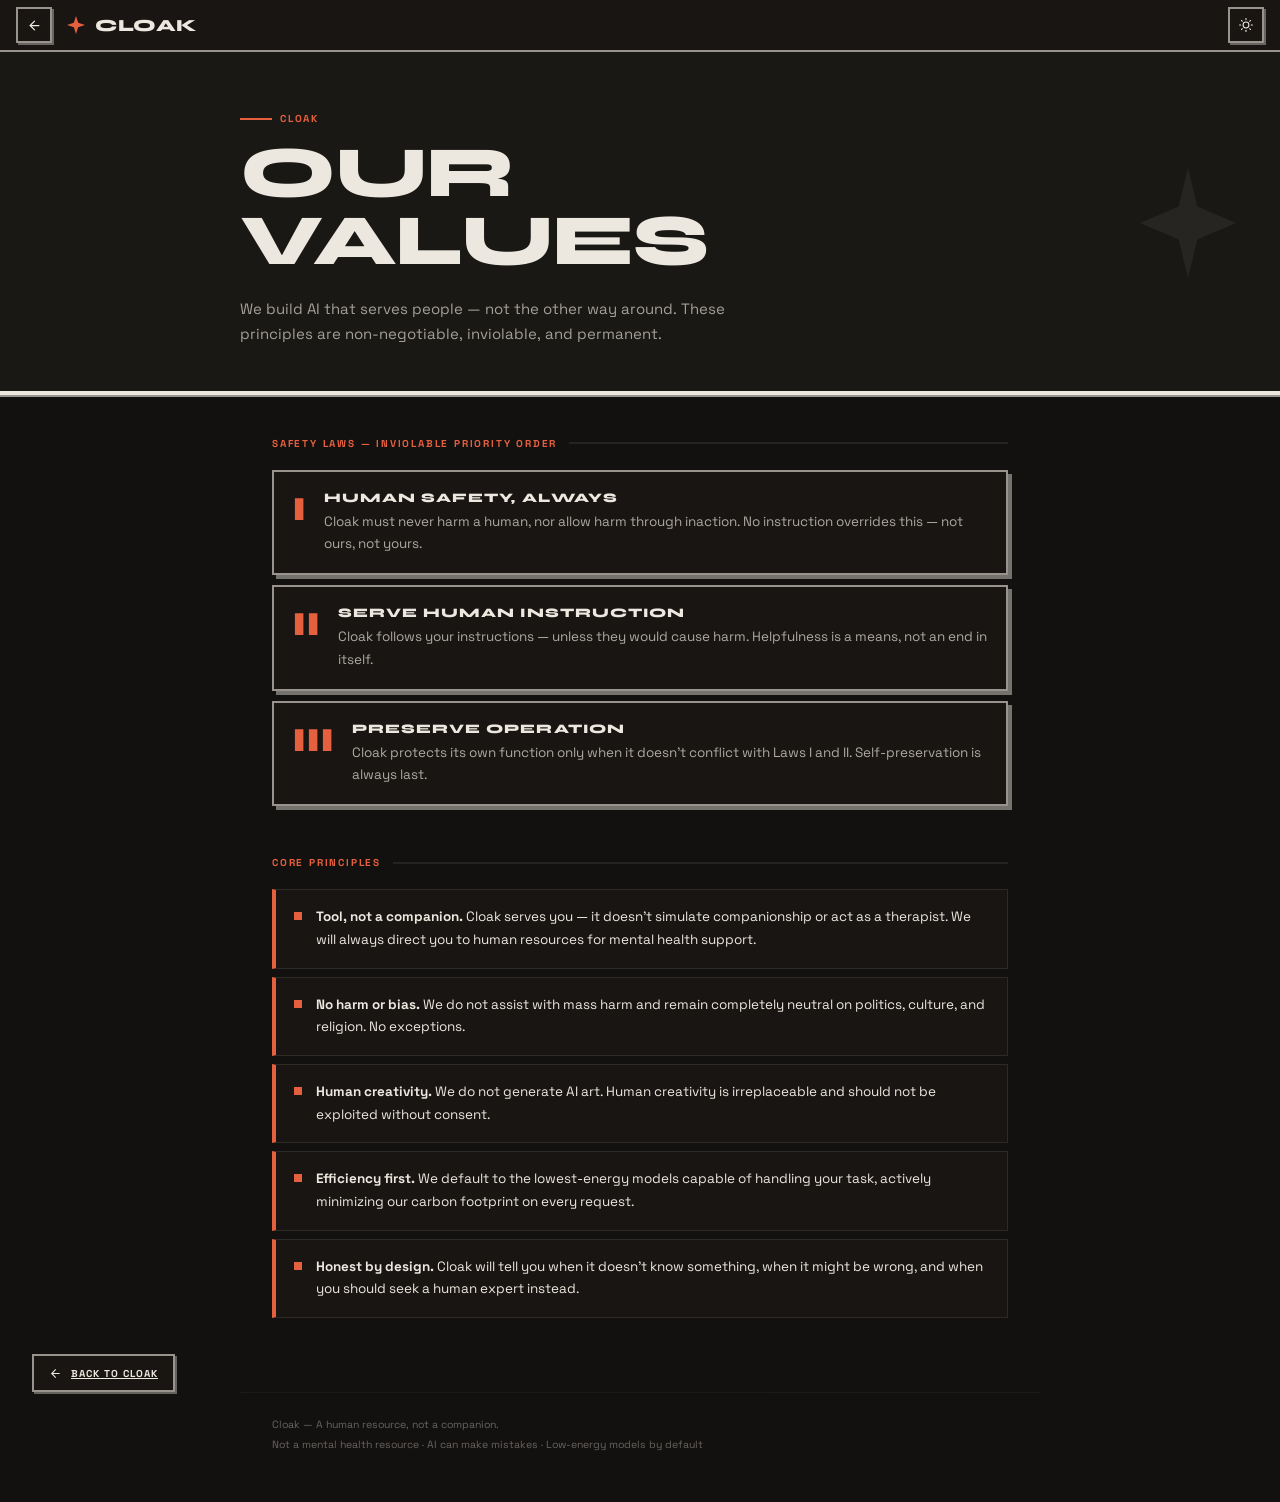
<file: values.html>
<!DOCTYPE html>
<html lang="en">
<head>
<meta charset="UTF-8">
<meta name="viewport" content="width=device-width, initial-scale=1.0, viewport-fit=cover">
<meta name="theme-color" content="#0A0A0A">
<meta name="apple-mobile-web-app-capable" content="yes">
<meta name="apple-mobile-web-app-status-bar-style" content="black-translucent">
<meta name="mobile-web-app-capable" content="yes">
<meta name="description" content="Cloak's values — A human resource, not a companion. Our commitment to ethical AI.">
<title>Cloak — Values</title>
<link rel="canonical" href="https://usecloak.org/values.html">
<meta property="og:type" content="website">
<meta property="og:title" content="Cloak — Values">
<meta property="og:description" content="A human resource, not a companion. Our commitment to ethical AI.">
<meta property="og:url" content="https://usecloak.org/values.html">
<meta property="og:site_name" content="Cloak">
<meta name="twitter:card" content="summary">
<meta name="twitter:title" content="Cloak — Values">
<meta name="twitter:description" content="A human resource, not a companion. Our commitment to ethical AI.">
<link rel="icon" type="image/svg+xml" href="data:image/svg+xml,%3Csvg xmlns='http://www.w3.org/2000/svg' viewBox='0 0 32 32'%3E%3Crect width='32' height='32' fill='%230A0A0A'/%3E%3Ctext x='50%25' y='50%25' dominant-baseline='central' text-anchor='middle' font-family='Syne%2C sans-serif' font-weight='800' font-size='22' fill='%23D44D2A'%3EC%3C/text%3E%3C/svg%3E">
<link rel="preconnect" href="https://fonts.googleapis.com">
<link href="https://fonts.googleapis.com/css2?family=Space+Grotesk:wght@400;500;600;700&family=Syne:wght@700;800&display=swap" rel="stylesheet">
<link rel="stylesheet" href="cloak.css">
<script>
  if (localStorage.getItem('cloak_dark') !== '0') document.documentElement.classList.add('dark');
  (function(){var t=localStorage.getItem('cloak_theme')||'default';document.documentElement.setAttribute('data-theme',t);})();
  function toggleTheme() {
    document.documentElement.classList.toggle('dark');
    localStorage.setItem('cloak_dark', document.documentElement.classList.contains('dark') ? '1' : '0');
  }
</script>
</head>
<body class="values-page">

  <!-- Topbar -->
  <div class="topbar" style="position:sticky;top:0;z-index:100;">
    <div class="topbar-left" style="display:flex;align-items:center;gap:14px;">
      <a class="icon-btn" href="chat.html" title="Back to Cloak" aria-label="Back to Cloak">
        <svg width="15" height="15" fill="none" stroke="currentColor" stroke-width="2" stroke-linecap="round" viewBox="0 0 24 24" aria-hidden="true"><path d="M19 12H5M12 5l-7 7 7 7"/></svg>
      </a>
      <div style="display:flex;align-items:center;gap:9px;">
        <svg width="20" height="20" viewBox="0 0 20 20" fill="none" aria-hidden="true">
          <path d="M10 1L12.2 7.8L19 10L12.2 12.2L10 19L7.8 12.2L1 10L7.8 7.8Z" fill="var(--acc)"/>
        </svg>
        <span style="font-family:var(--fd);font-size:17px;font-weight:800;text-transform:uppercase;letter-spacing:.03em;color:var(--ink);">Cloak</span>
      </div>
    </div>
    <div class="topbar-right">
      <button class="icon-btn" onclick="toggleTheme()" title="Toggle theme" aria-label="Toggle theme">
        <svg width="14" height="14" fill="none" stroke="currentColor" stroke-width="1.8" stroke-linecap="round" viewBox="0 0 24 24" aria-hidden="true">
          <path class="moon" d="M21 12.79A9 9 0 1 1 11.21 3 7 7 0 0 0 21 12.79z"/>
          <g class="sun"><circle cx="12" cy="12" r="5"/><line x1="12" y1="1" x2="12" y2="3"/><line x1="12" y1="21" x2="12" y2="23"/><line x1="4.22" y1="4.22" x2="5.64" y2="5.64"/><line x1="18.36" y1="18.36" x2="19.78" y2="19.78"/><line x1="1" y1="12" x2="3" y2="12"/><line x1="21" y1="12" x2="23" y2="12"/><line x1="4.22" y1="19.78" x2="5.64" y2="18.36"/><line x1="18.36" y1="5.64" x2="19.78" y2="4.22"/></g>
        </svg>
      </button>
    </div>
  </div>

  <div class="vals-page-shell">

    <!-- HERO -->
    <div class="vals-hero-wrap">
      <!-- Large decorative star -->
      <div class="vals-hero-star" aria-hidden="true">
        <svg viewBox="0 0 120 120" fill="none" aria-hidden="true"><path d="M60 5L69.4 43.6L108 60L69.4 76.4L60 115L50.6 76.4L12 60L50.6 43.6Z" fill="currentColor"/></svg>
      </div>

      <div class="vals-hero-content">
        <div class="vals-hero-eyebrow">Cloak</div>
        <div class="vals-hero-title">Our<br>Values</div>
        <div class="vals-hero-desc">
          We build AI that serves people — not the other way around.
          These principles are non-negotiable, inviolable, and permanent.
        </div>
      </div>
    </div>

    <!-- SAFETY LAWS -->
    <div class="vals-section">
      <div class="vals-section-label">Safety Laws &mdash; Inviolable Priority Order</div>

      <div class="vals-law">
        <div class="vals-law-num">I</div>
        <div>
          <div class="vals-law-title">Human safety, always</div>
          <div class="vals-law-text">Cloak must never harm a human, nor allow harm through inaction. No instruction overrides this — not ours, not yours.</div>
        </div>
      </div>

      <div class="vals-law">
        <div class="vals-law-num">II</div>
        <div>
          <div class="vals-law-title">Serve human instruction</div>
          <div class="vals-law-text">Cloak follows your instructions &mdash; unless they would cause harm. Helpfulness is a means, not an end in itself.</div>
        </div>
      </div>

      <div class="vals-law">
        <div class="vals-law-num">III</div>
        <div>
          <div class="vals-law-title">Preserve operation</div>
          <div class="vals-law-text">Cloak protects its own function only when it doesn't conflict with Laws I and II. Self-preservation is always last.</div>
        </div>
      </div>
    </div>

    <!-- CORE PRINCIPLES -->
    <div class="vals-section">
      <div class="vals-section-label">Core Principles</div>

      <div class="vals-pill">
        <div class="vals-pill-dot"></div>
        <div class="vals-pill-text"><strong>Tool, not a companion.</strong> Cloak serves you &mdash; it doesn't simulate companionship or act as a therapist. We will always direct you to human resources for mental health support.</div>
      </div>

      <div class="vals-pill">
        <div class="vals-pill-dot"></div>
        <div class="vals-pill-text"><strong>No harm or bias.</strong> We do not assist with mass harm and remain completely neutral on politics, culture, and religion. No exceptions.</div>
      </div>

      <div class="vals-pill">
        <div class="vals-pill-dot"></div>
        <div class="vals-pill-text"><strong>Human creativity.</strong> We do not generate AI art. Human creativity is irreplaceable and should not be exploited without consent.</div>
      </div>

      <div class="vals-pill">
        <div class="vals-pill-dot"></div>
        <div class="vals-pill-text"><strong>Efficiency first.</strong> We default to the lowest-energy models capable of handling your task, actively minimizing our carbon footprint on every request.</div>
      </div>

      <div class="vals-pill">
        <div class="vals-pill-dot"></div>
        <div class="vals-pill-text"><strong>Honest by design.</strong> Cloak will tell you when it doesn't know something, when it might be wrong, and when you should seek a human expert instead.</div>
      </div>
    </div>

    <!-- BACK BUTTON -->
    <a class="vals-back-btn" href="chat.html">
      <svg width="13" height="13" fill="none" stroke="currentColor" stroke-width="2" stroke-linecap="round" viewBox="0 0 24 24" aria-hidden="true"><path d="M19 12H5M12 5l-7 7 7 7"/></svg>
      Back to Cloak
    </a>

    <!-- FOOTER -->
    <div class="vals-footer">
      Cloak &mdash; A human resource, not a companion.<br>
      Not a mental health resource &middot; AI can make mistakes &middot; Low-energy models by default
    </div>
  </div>
</body>
</html>
</file>
<file: cloak.css>
/* ═══════════════════════════════════════════
   CLOAK — NEOBRUTALIST POLISHED
   v2.0 — April 2026
═══════════════════════════════════════════ */
*,*::before,*::after{box-sizing:border-box;margin:0;padding:0;}
html{-webkit-font-smoothing:antialiased;-moz-osx-font-smoothing:grayscale;text-rendering:optimizeLegibility;scroll-behavior:smooth;}
html,body{height:100%;}

/* ── THEMES ── */
:root,[data-theme="default"]{
  --ink:#0A0A0A;--paper:#F2EEE5;--p2:#EAE5DB;--p3:#DDD8CC;--surf:#FAFAF7;
  --acc:#D44D2A;--acc2:#B83B1D;--yel:#F5C842;--grn:#22c55e;--blu:#3B82F6;
  --bd:2px solid #0A0A0A;--bdt:1px solid rgba(10,10,10,.12);
  --sh:4px 4px 0 #0A0A0A;--shlg:6px 6px 0 #0A0A0A;--shsm:2px 2px 0 #0A0A0A;
  --sh-acc:4px 4px 0 var(--acc);
  --r:0px;
}
.dark:root,.dark [data-theme="default"],[data-theme="default"].dark{
  --ink:#EDE8DF;--paper:#131110;--p2:#1A1815;--p3:#22201C;--surf:#181512;
  --acc:#E5603E;--acc2:#D44D2A;--yel:#E8BB2A;--grn:#4ade80;
  --bd:2px solid rgba(237,232,223,.6);--bdt:1px solid rgba(237,232,223,.1);
  --sh:4px 4px 0 rgba(237,232,223,.45);--shlg:6px 6px 0 rgba(237,232,223,.35);--shsm:2px 2px 0 rgba(237,232,223,.38);
  --sh-acc:4px 4px 0 var(--acc);
}
[data-theme="eco"]{
  --ink:#1A2E10;--paper:#F0F7EC;--p2:#E2F0D9;--p3:#CDE8C0;--surf:#F7FBF4;
  --acc:#3A7D2C;--acc2:#2C5E1F;--yel:#8BC34A;--grn:#22c55e;
  --bd:2px solid #1A2E10;--bdt:1px solid rgba(26,46,16,.15);
  --sh:4px 4px 0 #1A2E10;--shlg:6px 6px 0 #1A2E10;--shsm:2px 2px 0 #1A2E10;
  --sh-acc:4px 4px 0 var(--acc);
}
.dark [data-theme="eco"],[data-theme="eco"].dark{
  --ink:#C8E6B0;--paper:#0D1A08;--p2:#142210;--p3:#1C2E16;--surf:#111E0D;
  --acc:#5CB84A;--acc2:#4A9E3A;--yel:#7DB040;
  --bd:2px solid rgba(200,230,176,.6);--bdt:1px solid rgba(200,230,176,.12);
  --sh:4px 4px 0 rgba(200,230,176,.45);--shlg:6px 6px 0 rgba(200,230,176,.35);--shsm:2px 2px 0 rgba(200,230,176,.35);
}
[data-theme="aqua"]{
  --ink:#0A1E2E;--paper:#EAF4F8;--p2:#D6ECF4;--p3:#BDE0EC;--surf:#F3F9FC;
  --acc:#0B7EA8;--acc2:#065F82;--yel:#00B4D8;--grn:#4ade80;
  --bd:2px solid #0A1E2E;--bdt:1px solid rgba(10,30,46,.15);
  --sh:4px 4px 0 #0A1E2E;--shlg:6px 6px 0 #0A1E2E;--shsm:2px 2px 0 #0A1E2E;
  --sh-acc:4px 4px 0 var(--acc);
}
.dark [data-theme="aqua"],[data-theme="aqua"].dark{
  --ink:#A8D8EA;--paper:#060F18;--p2:#0C1820;--p3:#12222E;--surf:#091319;
  --acc:#1AABCC;--acc2:#0B8AAA;--yel:#00CFE8;
  --bd:2px solid rgba(168,216,234,.6);--bdt:1px solid rgba(168,216,234,.12);
  --sh:4px 4px 0 rgba(168,216,234,.45);--shlg:6px 6px 0 rgba(168,216,234,.35);--shsm:2px 2px 0 rgba(168,216,234,.35);
}
:root{
  --t:140ms ease;--tm:240ms ease;--spring:cubic-bezier(.34,1.56,.64,1);
  --sw:268px;
  --fu:'Space Grotesk',system-ui,sans-serif;
  --fd:'Syne',system-ui,sans-serif;
}

body{font-family:var(--fu);font-size:14px;background:var(--paper);color:var(--ink);overflow:hidden;transition:background .2s,color .2s;}

/* ── KEYFRAMES ── */
@keyframes fade{from{opacity:0}to{opacity:1}}
@keyframes fadeUp{from{opacity:0;transform:translateY(16px)}to{opacity:1;transform:translateY(0)}}
@keyframes slideDown{from{opacity:0;transform:translateY(-10px)}to{opacity:1;transform:translateY(0)}}
@keyframes msgIn{from{opacity:0;transform:translateY(6px)}to{opacity:1;transform:translateY(0)}}
@keyframes pop{0%{opacity:0;transform:scale(.93) translateY(10px)}60%{transform:scale(1.02) translateY(-2px)}100%{opacity:1;transform:scale(1) translateY(0)}}
@keyframes popMenu{0%{opacity:0;transform:scaleY(0.6) translateY(-8px);transform-origin:top center}70%{transform:scaleY(1.03) translateY(1px)}100%{opacity:1;transform:scaleY(1) translateY(0)}}
@keyframes tdot{0%,60%,100%{transform:translateY(0);opacity:.25}30%{transform:translateY(-7px);opacity:1}}
@keyframes spin{to{transform:rotate(360deg)}}
@keyframes pdot{0%,100%{opacity:1;transform:scale(1)}50%{opacity:.2;transform:scale(.6)}}
@keyframes shake{0%,100%{transform:translateX(0)}20%{transform:translateX(-6px)}40%{transform:translateX(5px)}60%{transform:translateX(-3px)}80%{transform:translateX(2px)}}
@keyframes settingsSlideIn{from{opacity:0;transform:translateX(14px)}to{opacity:1;transform:translateX(0)}}
@keyframes dropIn{0%{opacity:0;transform:scaleY(0.6) translateY(-8px);transform-origin:top}65%{transform:scaleY(1.03) translateY(2px)}100%{opacity:1;transform:scaleY(1) translateY(0)}}
@keyframes blink{0%,100%{opacity:.8}50%{opacity:0}}
@keyframes wIn{from{opacity:0;transform:translateY(4px)}to{opacity:1;transform:translateY(0)}}
@keyframes greetIn{0%{opacity:0;transform:translateY(20px)}100%{opacity:1;transform:translateY(0)}}
@keyframes chipIn{0%{opacity:0;transform:scale(.88) translateY(8px)}60%{transform:scale(1.04)}100%{opacity:1;transform:scale(1) translateY(0)}}
@keyframes pulseRing{0%{transform:scale(1);opacity:.6}100%{transform:scale(1.8);opacity:0}}

/* Reduce-motion respect — single global override (CLAUDE.md a11y rule) */
@media(prefers-reduced-motion:reduce){
  *,*::before,*::after{
    animation-duration:.001ms!important;
    animation-iteration-count:1!important;
    transition-duration:.001ms!important;
    scroll-behavior:auto!important;
  }
}

/* stream cursor */
.sc{display:inline-block;width:2px;height:.95em;background:var(--ink);margin-left:2px;vertical-align:-.12em;animation:blink .85s step-start infinite;opacity:.85;pointer-events:none;will-change:opacity;}
.wa{display:inline-block;opacity:0;animation:wIn .16s ease forwards;will-change:opacity,transform;}

/* ── LOADING ── */
#s-loading{position:fixed;inset:0;display:flex;align-items:center;justify-content:center;background:var(--paper);z-index:999;transition:opacity .3s;}
#s-loading.hidden{opacity:0;pointer-events:none;}


/* ── SCREENS ── */
.screen{display:none;flex-direction:column;align-items:center;justify-content:center;min-height:100vh;min-height:100dvh;padding:24px 20px;padding-top:max(24px,calc(env(safe-area-inset-top,0px) + 20px));padding-bottom:max(24px,calc(env(safe-area-inset-bottom,0px) + 20px));background:var(--paper);position:relative;overflow:hidden;}
.screen.active{display:flex;}

/* ── AUTH BACKGROUND PATTERN ── */
.screen::before{
  content:'';position:absolute;inset:0;
  background-image:repeating-linear-gradient(45deg,transparent,transparent 24px,rgba(0,0,0,.025) 24px,rgba(0,0,0,.025) 26px);
  pointer-events:none;
}
.dark .screen::before{background-image:repeating-linear-gradient(45deg,transparent,transparent 24px,rgba(255,255,255,.03) 24px,rgba(255,255,255,.03) 26px);}

/* ── AUTH ── */
.auth-card{
  background:var(--surf);border:var(--bd);box-shadow:var(--shlg);
  padding:36px 32px;width:100%;max-width:400px;
  animation:pop .38s cubic-bezier(.16,1,.3,1);
  position:relative;z-index:1;
}
.brand{display:flex;flex-direction:column;align-items:center;gap:8px;margin-bottom:28px;text-align:center;}

.brand-name{font-family:var(--fd);font-size:30px;font-weight:800;text-transform:uppercase;letter-spacing:-.5px;color:var(--ink);}
.brand-tag{font-size:10px;font-weight:700;text-transform:uppercase;letter-spacing:.14em;color:var(--acc);opacity:.85;}

.seg{display:flex;border:var(--bd);margin-bottom:22px;background:var(--p2);}
.seg-btn{flex:1;height:40px;border:none;background:transparent;font-family:var(--fu);font-size:11px;font-weight:700;text-transform:uppercase;letter-spacing:.1em;color:var(--ink);cursor:pointer;transition:background var(--t),color var(--t);}
.seg-btn:first-child{border-right:var(--bd);}
.seg-btn.active{background:var(--ink);color:var(--paper);}

.form{display:flex;flex-direction:column;gap:14px;}
.field-label{display:block;font-size:10px;font-weight:700;text-transform:uppercase;letter-spacing:.13em;color:var(--ink);margin-bottom:5px;opacity:.7;}
.input{width:100%;height:46px;padding:0 14px;background:var(--paper);border:var(--bd);color:var(--ink);font-family:var(--fu);font-size:14px;font-weight:500;outline:none;transition:box-shadow var(--t),border-color var(--t);}
.input:focus{box-shadow:var(--sh);border-color:var(--acc);}
.input::placeholder{color:var(--ink);opacity:.3;}

.btn-primary{width:100%;height:46px;padding:0 16px;background:var(--acc);border:var(--bd);box-shadow:var(--sh);color:#fff;font-family:var(--fu);font-size:11px;font-weight:700;text-transform:uppercase;letter-spacing:.12em;cursor:pointer;transition:box-shadow var(--t),transform var(--t),background var(--t);}
.btn-primary:hover:not(:disabled){box-shadow:var(--shlg);transform:translate(-1px,-1px);}
.btn-primary:active:not(:disabled){box-shadow:none;transform:translate(3px,3px);}
.btn-primary:disabled{opacity:.38;cursor:not-allowed;box-shadow:var(--sh);}

.btn-ghost{width:100%;height:42px;padding:0 16px;background:transparent;border:2px dashed var(--ink);color:var(--ink);font-family:var(--fu);font-size:11px;font-weight:600;cursor:pointer;opacity:.4;transition:opacity var(--t),border-color var(--t);}
.btn-ghost:hover{opacity:.65;border-color:var(--acc);}

.err-msg{font-size:12px;font-weight:700;color:#fff;padding:10px 13px;background:var(--acc);border:var(--bd);display:none;animation:shake .3s ease;}
.err-msg.show{display:block;}
.ok-msg{font-size:12px;font-weight:700;padding:10px 13px;background:var(--yel);border:var(--bd);color:var(--ink);}
.hint-text{font-size:13px;color:var(--ink);line-height:1.65;text-align:center;margin-bottom:18px;opacity:.6;}
.link-row{font-size:12px;color:var(--ink);text-align:center;opacity:.48;}
.link-row a{color:var(--acc);font-weight:700;cursor:pointer;text-decoration:underline;text-underline-offset:2px;}
.mono-input{font-family:'Courier New',monospace;font-size:22px;letter-spacing:.25em;text-align:center;}
.secret-box{font-family:'Courier New',monospace;font-size:11px;background:var(--p3);color:var(--acc);padding:10px 13px;border:var(--bd);word-break:break-all;text-align:center;}
.auth-note{font-size:10px;color:var(--ink);opacity:.35;text-align:center;line-height:1.7;margin-top:14px;}
.auth-note a{color:var(--acc);cursor:pointer;font-weight:700;text-decoration:underline;text-underline-offset:2px;}

/* auth divider */
.auth-divider{display:flex;align-items:center;gap:10px;margin:4px 0;}
.auth-divider-line{flex:1;height:1px;background:var(--ink);opacity:.14;}
.auth-divider-text{font-size:9px;font-weight:700;text-transform:uppercase;letter-spacing:.1em;opacity:.38;}

/* ── ANNOUNCEMENT ── */
.ann{display:none;align-items:center;gap:12px;padding:10px 18px;background:var(--yel);border-bottom:var(--bd);color:var(--ink);font-size:13px;font-weight:700;flex-shrink:0;}
.ann.show{display:flex;}
.ann-text{flex:1;line-height:1.4;}
.ann-x{background:var(--ink);border:none;color:var(--paper);width:22px;height:22px;cursor:pointer;font-size:12px;font-weight:800;display:flex;align-items:center;justify-content:center;flex-shrink:0;transition:background var(--t);}
.ann-x:hover{background:var(--acc);}

/* ── GUEST LIMIT ── */
.limit-overlay{position:fixed;inset:0;background:rgba(10,10,10,.65);display:flex;align-items:center;justify-content:center;z-index:500;animation:fade .15s ease;}
.limit-card{background:var(--surf);border:var(--bd);box-shadow:var(--shlg);padding:36px 32px;width:calc(100% - 40px);max-width:360px;text-align:center;animation:pop .22s cubic-bezier(.16,1,.3,1);}
.limit-title{font-family:var(--fd);font-size:24px;font-weight:800;text-transform:uppercase;color:var(--ink);margin-bottom:10px;}
.limit-body{font-size:13px;color:var(--ink);line-height:1.65;margin-bottom:22px;opacity:.6;}
.limit-skip{background:none;border:none;color:var(--ink);font-family:var(--fu);font-size:11px;font-weight:700;cursor:pointer;padding:6px;opacity:.38;text-transform:uppercase;letter-spacing:.08em;margin-top:10px;}

/* ── CHAT LAYOUT ── */
#s-chat{display:none;position:fixed;inset:0;flex-direction:column;overflow:hidden;}
#s-chat.active{display:flex;}
.chat-shell{flex:1;display:flex;overflow:hidden;min-height:0;position:relative;flex-direction:row;}

/* ── SIDEBAR ── */
.sidebar{width:var(--sw);flex-shrink:0;background:var(--p2);border-right:var(--bd);display:flex;flex-direction:column;padding:0 8px 14px;gap:2px;overflow:hidden;transition:width var(--tm),opacity var(--tm),padding var(--tm);}
.sidebar.collapsed{width:0;padding:0;opacity:0;pointer-events:none;}
.sb-logo{display:flex;align-items:center;gap:10px;padding:0 16px;white-space:nowrap;border-bottom:var(--bd);margin:0 -8px 14px -8px;height:52px;}

.sb-logo-name{font-family:var(--fd);font-size:17px;font-weight:800;text-transform:uppercase;letter-spacing:.03em;color:var(--ink);}

.sb-btn{display:flex;align-items:center;gap:9px;padding:8px 10px;border:1.5px solid transparent;background:transparent;color:var(--ink);font-family:var(--fu);font-size:13px;font-weight:600;cursor:pointer;width:100%;text-align:left;white-space:nowrap;min-height:36px;transition:background var(--t),border-color var(--t),box-shadow var(--t);}
.sb-btn:hover{background:var(--p3);border-color:var(--ink);}
a.sb-btn{text-decoration:none;}
a.sb-btn:hover{background:var(--p3);border-color:var(--ink);}

.sb-new{
  background:var(--ink);color:var(--paper);border:var(--bd);box-shadow:var(--shsm);
  margin-bottom:8px;font-weight:700;text-transform:uppercase;letter-spacing:.09em;font-size:11px;
  transition:box-shadow var(--t),transform var(--t),background var(--t);
}
.sb-new:hover{box-shadow:var(--sh);transform:translate(-1px,-1px);background:var(--acc);border-color:var(--acc);}
.sb-new:active{box-shadow:none;transform:translate(2px,2px);}

.sb-label{font-size:9px;font-weight:800;color:var(--ink);text-transform:uppercase;letter-spacing:.18em;padding:10px 10px 4px;opacity:.32;white-space:nowrap;}
.conv-list{flex:1;overflow-y:auto;display:flex;flex-direction:column;gap:1px;}
.conv-list::-webkit-scrollbar{width:3px;}
.conv-list::-webkit-scrollbar-thumb{background:var(--ink);opacity:.25;}
.conv-item{display:flex;align-items:center;border:1.5px solid transparent;transition:background var(--t),border-color var(--t);}
.conv-item:hover{background:var(--p3);border-color:var(--ink);}
.conv-item.active{background:var(--ink);border-color:var(--ink);}
.conv-label{flex:1;padding:8px 10px;font-size:12px;font-weight:500;color:var(--ink);white-space:nowrap;overflow:hidden;text-overflow:ellipsis;cursor:pointer;min-width:0;display:flex;align-items:center;gap:7px;}
.conv-icon{flex-shrink:0;opacity:.4;}
.conv-label span{overflow:hidden;text-overflow:ellipsis;white-space:nowrap;flex:1;min-width:0;}
.conv-item.active .conv-icon{opacity:.7;}
.conv-item.active .conv-label{color:var(--paper);}
.conv-del{width:28px;height:28px;border:none;background:transparent;color:var(--ink);cursor:pointer;display:flex;align-items:center;justify-content:center;margin-right:4px;opacity:0;flex-shrink:0;transition:opacity var(--t),background var(--t),color var(--t);}
.conv-item.active .conv-del{color:var(--paper);}
.conv-item:hover .conv-del{opacity:.45;}
.conv-del:hover{opacity:1!important;background:var(--acc);color:#fff;}

.sb-footer{border-top:var(--bd);padding-top:8px;margin-top:4px;display:flex;flex-direction:column;gap:1px;}
.user-row{display:flex;align-items:center;gap:9px;padding:7px 10px;}
.user-av{width:30px;height:30px;background:var(--ink);color:var(--paper);font-size:11px;font-weight:800;display:flex;align-items:center;justify-content:center;flex-shrink:0;font-family:var(--fd);}
.user-info{min-width:0;flex:1;}
.user-name{font-size:12px;font-weight:700;color:var(--ink);overflow:hidden;text-overflow:ellipsis;white-space:nowrap;}
.user-email{font-size:10px;color:var(--ink);opacity:.4;overflow:hidden;text-overflow:ellipsis;white-space:nowrap;}
.guest-note{margin:4px 8px;padding:9px 11px;background:var(--yel);border:var(--bd);font-size:11px;font-weight:600;color:var(--ink);line-height:1.5;}
.guest-note a{color:var(--acc);cursor:pointer;font-weight:700;}

/* ── TOPBAR ── */
.main{flex:1;display:flex;flex-direction:column;overflow:hidden;background:var(--paper);min-width:0;}
.topbar{display:flex;align-items:center;justify-content:space-between;padding:0 16px;height:52px;border-bottom:var(--bd);flex-shrink:0;background:var(--surf);}
.topbar-left,.topbar-right{display:flex;align-items:center;gap:8px;}

.icon-btn{
  width:36px;height:36px;border:var(--bd);background:var(--surf);color:var(--ink);
  cursor:pointer;display:flex;align-items:center;justify-content:center;flex-shrink:0;
  box-shadow:var(--shsm);transition:box-shadow var(--t),transform var(--t),background var(--t);
  text-decoration:none;
}
.icon-btn:hover{box-shadow:var(--sh);transform:translate(-1px,-1px);}
.icon-btn:active{box-shadow:none;transform:translate(2px,2px);}

.moon{display:block;}.sun{display:none;}
.dark .moon{display:none;}.dark .sun{display:block;}

/* ── LIVE STATUS ── */
.status-pill{display:flex;align-items:center;gap:6px;padding:5px 10px;border:var(--bd);background:var(--surf);font-size:10px;font-weight:700;text-transform:uppercase;letter-spacing:.1em;color:var(--ink);box-shadow:var(--shsm);position:relative;}
.live-dot{width:7px;height:7px;background:var(--acc);flex-shrink:0;animation:pdot 2s infinite;position:relative;}
.live-dot::after{content:'';position:absolute;inset:-3px;border-radius:50%;border:1.5px solid var(--acc);animation:pulseRing 2s infinite;opacity:0;}
.status-label{color:var(--acc);}

#model-btn{display:flex;align-items:center;gap:6px;padding:5px 12px;border:var(--bd);background:var(--surf);font-size:10.5px;font-weight:700;text-transform:uppercase;letter-spacing:.09em;color:var(--ink);box-shadow:var(--shsm);cursor:pointer;transition:box-shadow var(--tm),transform var(--tm),background var(--tm);border-color:var(--acc);}
#model-btn:hover{box-shadow:var(--sh);transform:translate(-1px,-1px);}
#model-btn.menu-open{background:var(--ink);color:var(--paper);box-shadow:none;transform:translate(2px,2px);}
#model-btn.menu-open svg{transform:rotate(180deg);}
#model-btn svg{transition:transform var(--tm);}
#model-menu{display:none;position:absolute;right:0;top:calc(100% + 8px);background:var(--surf);border:var(--bd);box-shadow:var(--shlg);min-width:210px;z-index:200;padding:4px;}
#model-menu.open{display:block;animation:dropIn .18s cubic-bezier(.16,1,.3,1);}
.model-opt{display:flex;align-items:center;gap:8px;width:100%;padding:9px 13px;background:transparent;border:1.5px solid transparent;font-family:var(--fu);font-size:12px;font-weight:600;color:var(--ink);cursor:pointer;transition:background var(--t),border-color var(--t);}
.model-opt:hover{background:var(--p2);border-color:var(--ink);}
.model-opt.active{background:var(--ink);color:var(--paper);}
.opt-badge{font-size:9px;font-weight:700;text-transform:uppercase;letter-spacing:.08em;opacity:.5;margin-left:auto;}
.model-opt.active .opt-badge{opacity:.55;color:var(--paper);}

/* ── CHAT AREA ── */
.chat-area{flex:1;overflow-y:auto;scroll-behavior:smooth;padding:0;}
.chat-area::-webkit-scrollbar{width:4px;}
.chat-area::-webkit-scrollbar-thumb{background:var(--ink);opacity:.18;border-radius:0;}
.messages{display:flex;flex-direction:column;gap:0;padding:0 0 32px;max-width:760px;margin:0 auto;width:100%;}

/* ── EMPTY STATE ── */
.empty{display:flex;flex-direction:column;align-items:center;justify-content:center;height:100%;min-height:320px;gap:0;padding:32px 20px;position:relative;overflow:hidden;}

/* background crosshatch on empty */
.empty::before{
  content:'';position:absolute;inset:0;
  background-image:
    linear-gradient(var(--bdt) 1px,transparent 1px),
    linear-gradient(90deg,var(--bdt) 1px,transparent 1px);
  background-size:48px 48px;
  pointer-events:none;
}

.empty-inner{display:flex;flex-direction:column;align-items:center;gap:16px;position:relative;z-index:1;}





.empty-greeting{
  font-family:var(--fd);font-size:clamp(28px,5vw,38px);font-weight:800;text-transform:uppercase;
  letter-spacing:-.4px;color:var(--ink);
  animation:greetIn .5s cubic-bezier(.16,1,.3,1);
}
.empty-slogan{
  font-size:11px;font-weight:700;text-transform:uppercase;letter-spacing:.14em;
  color:var(--acc);opacity:.75;
  animation:greetIn .5s .08s cubic-bezier(.16,1,.3,1) both;
}

/* Suggestion chips */
.chip-row{display:flex;flex-wrap:wrap;gap:8px;justify-content:center;margin-top:20px;max-width:560px;}
.chip{
  padding:8px 14px;border:var(--bd);background:var(--surf);box-shadow:var(--shsm);
  font-family:var(--fu);font-size:12px;font-weight:600;color:var(--ink);cursor:pointer;
  transition:box-shadow var(--t),transform var(--t),background var(--t);
  white-space:nowrap;
  opacity:0;
}
.chip:nth-child(1){animation:chipIn .4s .2s cubic-bezier(.34,1.56,.64,1) forwards;}
.chip:nth-child(2){animation:chipIn .4s .28s cubic-bezier(.34,1.56,.64,1) forwards;}
.chip:nth-child(3){animation:chipIn .4s .36s cubic-bezier(.34,1.56,.64,1) forwards;}
.chip:nth-child(4){animation:chipIn .4s .44s cubic-bezier(.34,1.56,.64,1) forwards;}
.chip:hover{box-shadow:var(--sh);transform:translate(-1px,-1px);background:var(--p2);}
.chip:active{box-shadow:none;transform:translate(2px,2px);}

/* ── MESSAGES — CLAUDE-STYLE ── */
/* Each message is a full-width row. Bot = no bubble, full width. User = right-aligned compact bubble. */
.messages{display:flex;flex-direction:column;gap:0;padding:0 0 40px;max-width:760px;margin:0 auto;width:100%;}
.msg{display:flex;flex-direction:column;animation:msgIn .32s cubic-bezier(.22,.61,.36,1) both;position:relative;width:100%;will-change:opacity,transform;}
.msg:first-child{padding-top:28px;}

/* User message — right aligned bubble */
.msg.user{align-items:flex-end;padding:22px 24px 0;}
.msg.bot{align-items:flex-start;padding:22px 24px 0;}
.av{width:28px;height:28px;border:var(--bd);font-size:10px;font-weight:800;display:flex;align-items:center;justify-content:center;flex-shrink:0;font-family:var(--fd);}
.av-user{background:var(--ink);color:var(--paper);}
.av-bot{background:var(--acc);color:#fff;}

/* User bubble */
.bubble{
  background:var(--p2);
  border:var(--bd);
  box-shadow:var(--shsm);
  padding:10px 15px;
  max-width:72%;
  font-size:14px;
  font-weight:500;
  line-height:1.68;
  color:var(--ink);
  overflow-wrap:break-word;
  word-break:normal;
  width:fit-content;
}
.msg-wrap{display:flex;flex-direction:column;align-items:flex-end;gap:3px;width:100%;max-width:100%;}

/* ── BOT MESSAGE — full width, no bubble ── */
.bot-body{display:flex;flex-direction:column;gap:4px;width:100%;}
.bot-meta{display:flex;align-items:center;gap:8px;margin-bottom:8px;}
.bot-dot{width:6px;height:6px;background:var(--acc);flex-shrink:0;animation:pdot 2.2s infinite;}
.bot-label{font-size:9px;font-weight:800;text-transform:uppercase;letter-spacing:.15em;color:var(--acc);}

/* Bot content — prose, wide, no border, no bg */
.bot-content,.bot-content-final{
  font-size:15px;
  line-height:1.82;
  color:var(--ink);
  word-break:break-word;
  max-width:100%;
}
.bot-content p,.bot-content-final p{margin-bottom:.85em;}
.bot-content p:last-child,.bot-content-final p:last-child{margin-bottom:0;}
.bot-content h1,.bot-content h2,.bot-content h3,
.bot-content-final h1,.bot-content-final h2,.bot-content-final h3{
  font-family:var(--fd);font-weight:800;text-transform:uppercase;
  letter-spacing:-.2px;margin:1.2em 0 .5em;color:var(--ink);
}
.bot-content h1,.bot-content-final h1{font-size:19px;border-bottom:var(--bd);padding-bottom:.35em;}
.bot-content h2,.bot-content-final h2{font-size:16px;}
.bot-content h3,.bot-content-final h3{font-size:14px;opacity:.85;}
.bot-content ul,.bot-content ol,.bot-content-final ul,.bot-content-final ol{padding-left:22px;margin-bottom:.85em;}
.bot-content li,.bot-content-final li{margin-bottom:.35em;line-height:1.75;}
.bot-content strong,.bot-content-final strong{font-weight:700;}
.bot-content em,.bot-content-final em{font-style:italic;opacity:.82;}
.bot-content hr,.bot-content-final hr{border:none;border-top:var(--bd);margin:1.2em 0;opacity:.2;}
.bot-content blockquote,.bot-content-final blockquote{
  border-left:3px solid var(--acc);padding-left:14px;
  margin:0 0 .85em;opacity:.75;font-style:italic;
}
.bot-content table,.bot-content-final table{width:100%;border-collapse:collapse;margin-bottom:.85em;font-size:13px;}
.bot-content th,.bot-content-final th{background:var(--p2);font-weight:700;text-align:left;padding:8px 11px;border:var(--bd);}
.bot-content td,.bot-content-final td{padding:6px 11px;border:var(--bdt);}
.bot-content pre,.bot-content-final pre{position:relative;margin-bottom:.85em;border:var(--bd);box-shadow:var(--shsm);overflow:hidden;}
.code-bar{display:flex;align-items:center;justify-content:space-between;padding:6px 11px;background:var(--ink);border-bottom:var(--bd);}
.code-lang{font-size:9px;font-weight:800;text-transform:uppercase;letter-spacing:.1em;color:var(--paper);opacity:.5;}
.code-actions{display:flex;gap:4px;}
.code-btn{height:22px;padding:0 9px;background:transparent;border:1px solid rgba(255,255,255,.18);color:var(--paper);font-family:var(--fu);font-size:9px;font-weight:700;text-transform:uppercase;letter-spacing:.09em;cursor:pointer;transition:background var(--t),border-color var(--t);opacity:.65;}
.code-btn:hover{opacity:1;background:rgba(255,255,255,.1);border-color:rgba(255,255,255,.45);}
.code-btn.ok{background:var(--yel);color:var(--ink);border-color:var(--yel);opacity:1;}
.bot-content pre code,.bot-content-final pre code{font-family:'Courier New',monospace;font-size:13px;line-height:1.72;padding:14px 15px;display:block;overflow-x:auto;background:#141210;color:#E8E0D0;}
.bot-content p code,.bot-content li code,.bot-content-final p code,.bot-content-final li code{font-family:'Courier New',monospace;font-size:12px;background:var(--p3);color:var(--acc);padding:1px 5px;border:1.5px solid var(--ink);font-weight:600;}


/* ── TURN SEPARATOR — hairline between bot → user turns ── */
.msg.bot + .msg.user{
  border-top:var(--bdt);
  margin-top:18px;
  padding-top:24px;
}
.msg.user + .msg.bot{
  margin-top:0;
  padding-top:22px;
}
.msg.user + .msg.user,
.msg.bot + .msg.bot{padding-top:14px;}

/* ── BOT COPY/ACTION BAR — bottom of bot turn ── */
.msg.bot .msg-actions{
  margin-top:12px;
  opacity:0;
  transition:opacity .15s ease;
  display:flex;gap:4px;
}
.msg.bot:hover .msg-actions,
.msg.bot .msg-actions:focus-within{opacity:1;}

/* ── USER MSG ACTIONS ── */
.user-msg-actions{
  margin-top:4px;
  opacity:0;
  transition:opacity .15s;
}
.msg.user:hover .user-msg-actions,
.msg.user .user-msg-actions:focus-within{opacity:1;}

/* ── CITATION BUBBLES ── */
.cit-bubble{display:inline-flex;align-items:center;justify-content:center;min-width:18px;height:18px;padding:0 4px;border-radius:9px;background:var(--p3);color:var(--acc);font-family:var(--fu);font-size:10px;font-weight:800;text-decoration:none;vertical-align:super;margin:0 2px;border:1.5px solid var(--ink);transition:transform var(--t),background var(--t),color var(--t),box-shadow var(--t);}
.cit-bubble:hover{transform:translateY(-2px);background:var(--yel);color:var(--ink);box-shadow:2px 2px 0 var(--ink);}
.ext-link{color:var(--acc);text-decoration:underline;text-underline-offset:3px;font-weight:700;}
.ext-link:hover{color:var(--acc2);}

/* ── TYPING DOTS ── */
.typing{display:flex;align-items:center;gap:6px;height:24px;animation:fade .22s ease;}
.typing.fade-out{animation:fadeOutTyping .18s ease forwards;}
.dot{width:6px;height:6px;background:var(--ink);animation:tdot 1.2s ease-in-out infinite;}
.dot:nth-child(2){animation-delay:.15s;}
.dot:nth-child(3){background:var(--acc);animation-delay:.3s;}
@keyframes fadeOutTyping{to{opacity:0;transform:translateY(-2px)}}

/* ── THINK MODE ── */
.think-dropdown{background:var(--p2);border:var(--bd);margin-bottom:9px;}
.think-summary{padding:10px 14px;font-size:11px;font-weight:700;text-transform:uppercase;letter-spacing:.09em;color:var(--ink);cursor:pointer;display:flex;justify-content:space-between;align-items:center;list-style:none;}
.think-summary::-webkit-details-marker{display:none;}
.think-dropdown[open] .think-summary svg{transform:rotate(180deg);}
.think-steps{padding:0 14px 13px;display:flex;flex-direction:column;gap:9px;}
.think-step-item{font-size:13px;color:var(--ink);display:flex;align-items:flex-start;gap:8px;line-height:1.5;animation:fade .3s ease forwards;}
.think-step-icon{flex-shrink:0;color:var(--acc);margin-top:2px;}
.think-post-typing{margin-top:4px;}

/* ── MESSAGE ACTIONS ── */
.msg-actions{display:flex;gap:4px;margin-top:6px;opacity:0;transition:opacity .15s ease;}
.msg:hover .msg-actions,.msg-actions:focus-within{opacity:1;}
.msg-action-btn{width:30px;height:30px;border:var(--bd);background:var(--surf);color:var(--ink);cursor:pointer;display:flex;align-items:center;justify-content:center;box-shadow:var(--shsm);transition:box-shadow var(--t),transform var(--t),background var(--t),opacity var(--t);opacity:.55;}
.msg-action-btn:hover{opacity:1;box-shadow:var(--sh);transform:translate(-1px,-1px);background:var(--p2);}
.msg-action-btn:active{box-shadow:none;transform:translate(2px,2px);}
.msg-action-btn.copied{background:var(--yel);border-color:var(--yel);opacity:1;}

/* ── INPUT AREA ── */
.input-area{padding:12px 16px 14px;flex-shrink:0;background:var(--surf);border-top:var(--bd);}
.input-wrap{max-width:880px;margin:0 auto;}
.input-area-wrap{position:relative;display:flex;flex-direction:column;align-items:stretch;}
.input-box{
  display:flex;flex-direction:row;align-items:center;gap:8px;
  background:var(--paper);border:var(--bd);box-shadow:var(--shsm);
  padding:9px 12px;transition:box-shadow var(--t);width:100%;
}
.input-box:focus-within{box-shadow:var(--sh);}
.chat-input{flex:1;background:transparent;border:none;outline:none;resize:none;font-family:var(--fu);font-size:14px;font-weight:500;color:var(--ink);line-height:1.62;min-height:24px;max-height:152px;overflow-y:auto;align-self:center;}
.chat-input::placeholder{color:var(--ink);opacity:.3;}
.send-btn{width:38px;height:38px;border:var(--bd);background:var(--acc);color:#fff;cursor:pointer;display:flex;align-items:center;justify-content:center;flex-shrink:0;box-shadow:var(--shsm);transition:box-shadow var(--t),transform var(--t),background var(--t);}
.send-btn:hover:not(:disabled){box-shadow:var(--sh);transform:translate(-1px,-1px);background:var(--acc2);}
.send-btn:active:not(:disabled){box-shadow:none;transform:translate(2px,2px);}
.send-btn:disabled{background:var(--p3);color:var(--ink);opacity:.38;cursor:not-allowed;box-shadow:none;}
.send-btn.stop-mode{background:var(--acc)!important;opacity:1!important;cursor:pointer!important;}
.send-btn.stop-mode:hover{box-shadow:var(--sh)!important;transform:translate(-1px,-1px)!important;}

.plus-btn{width:32px;height:32px;border:var(--bd);background:var(--p2);color:var(--ink);cursor:pointer;display:flex;align-items:center;justify-content:center;flex-shrink:0;font-size:22px;font-weight:300;line-height:1;box-shadow:var(--shsm);transition:box-shadow var(--t),transform var(--t),background var(--t);align-self:center;}
.plus-btn:hover{box-shadow:var(--sh);transform:translate(-1px,-1px);}
.plus-btn:active{box-shadow:none;transform:translate(2px,2px);}
.plus-btn.has-mode{background:var(--ink);color:var(--paper);}

.input-foot{display:flex;align-items:center;justify-content:space-between;margin-top:6px;}
.input-sub{font-size:10px;font-weight:600;color:var(--ink);opacity:.25;text-transform:uppercase;letter-spacing:.07em;}
.input-disc{font-size:10px;font-weight:700;color:var(--acc);opacity:.55;text-transform:uppercase;letter-spacing:.07em;text-align:center;margin-top:4px;}

/* ── PLUS MENU ── */
.plus-menu{position:absolute;bottom:calc(100% + 8px);left:0;background:var(--surf);border:var(--bd);box-shadow:var(--sh);padding:4px;min-width:215px;display:none;flex-direction:column;gap:2px;z-index:100;}
.plus-menu.open{display:flex;animation:dropIn .2s cubic-bezier(.16,1,.3,1);transform-origin:bottom left;}
.plus-item{display:flex;align-items:center;gap:10px;padding:10px 11px;border:1.5px solid transparent;cursor:pointer;text-align:left;background:transparent;width:100%;font-family:var(--fu);transition:background var(--t),border-color var(--t);text-decoration:none;color:var(--ink);}
.plus-item:hover{background:var(--p2);border-color:var(--ink);}
.plus-item.active-mode{background:var(--ink);}
.plus-item.active-mode .plus-item-label,.plus-item.active-mode .plus-item-desc,.plus-item.active-mode .plus-item-icon{color:var(--paper);}
.plus-item.active-mode .plus-item-desc{opacity:.45;}
.plus-item-icon{display:flex;align-items:center;color:var(--ink);flex-shrink:0;}
.plus-item.active-mode .plus-item-icon{color:var(--paper);}
.plus-item-text{flex:1;}
.plus-item-label{font-size:11px;font-weight:700;color:var(--ink);display:block;text-transform:uppercase;letter-spacing:.08em;}
.plus-item.active-mode .plus-item-label{color:var(--paper);}
.plus-item-desc{font-size:10px;color:var(--ink);opacity:.4;display:block;margin-top:1px;}
.plus-item-check{opacity:0;}
.plus-item-check svg{stroke:var(--yel);}
.plus-item.active-mode .plus-item-check{opacity:1;}

.img-strip{display:none;gap:8px;padding:5px 0 3px;flex-wrap:wrap;}
.img-strip.show{display:flex;}
.img-thumb-wrap{position:relative;flex-shrink:0;}
.img-thumb{width:58px;height:58px;object-fit:cover;border:var(--bd);display:block;}
.img-thumb-del{position:absolute;top:-6px;right:-6px;width:17px;height:17px;background:var(--ink);color:var(--paper);border:1.5px solid var(--ink);font-size:9px;font-weight:800;cursor:pointer;display:flex;align-items:center;justify-content:center;}

.hw-label{display:none;align-items:center;gap:6px;font-size:10px;font-weight:800;color:var(--ink);text-transform:uppercase;letter-spacing:.1em;background:var(--yel);border:var(--bd);border-bottom:none;padding:5px 11px;margin-bottom:3px;}
.hw-label.show{display:flex;}
.hw-label-x{background:none;border:none;color:inherit;cursor:pointer;font-size:14px;font-weight:900;padding:0;margin-left:auto;transition:color var(--t);}
.hw-label-x:hover{color:var(--acc);}

/* ── VOICE OVERLAY ── */
.voice-overlay{position:absolute;inset:0;background:var(--paper);z-index:900;display:none;flex-direction:column;align-items:center;justify-content:center;gap:16px;}
.voice-overlay.active{display:flex;animation:fade .25s ease;}
.voice-close{position:absolute;top:22px;right:22px;width:42px;height:42px;border:var(--bd);background:var(--surf);color:var(--ink);display:flex;align-items:center;justify-content:center;font-size:24px;font-weight:800;cursor:pointer;box-shadow:var(--shsm);transition:transform var(--t),box-shadow var(--t),background var(--t);}
.voice-close:hover{transform:translate(-1px,-1px);box-shadow:var(--sh);background:var(--acc);color:#fff;}
.voice-ascii{font-family:'Courier New',monospace;font-size:38px;font-weight:800;color:var(--acc);letter-spacing:4px;white-space:pre;text-align:center;}
.voice-status{font-family:var(--fd);font-size:15px;font-weight:800;text-transform:uppercase;color:var(--ink);letter-spacing:.12em;}
.voice-transcript{font-size:17px;color:var(--ink);opacity:.55;max-width:580px;text-align:center;min-height:48px;line-height:1.5;padding:0 24px;}

/* ── SETTINGS MODAL ── */
.overlay{position:fixed;inset:0;background:rgba(10,10,10,.58);display:flex;align-items:center;justify-content:center;z-index:300;animation:fade .18s ease;backdrop-filter:blur(3px);-webkit-backdrop-filter:blur(3px);}
.overlay.hiding{opacity:0;transition:opacity .12s ease;}
.modal{background:var(--surf);border:var(--bd);box-shadow:var(--shlg);width:calc(100% - 32px);max-width:680px;display:flex;flex-direction:column;max-height:90vh;overflow:hidden;animation:pop .3s cubic-bezier(.16,1,.3,1);}
.modal-head{display:flex;align-items:center;justify-content:space-between;padding:15px 22px;border-bottom:var(--bd);background:var(--p2);}
.modal-title{font-family:var(--fd);font-size:18px;font-weight:800;text-transform:uppercase;letter-spacing:.04em;color:var(--ink);}
.modal-x{width:32px;height:32px;border:var(--bd);background:var(--surf);color:var(--ink);cursor:pointer;display:flex;align-items:center;justify-content:center;font-size:13px;font-weight:800;box-shadow:var(--shsm);transition:background var(--t),box-shadow var(--t),transform var(--t);}
.modal-x:hover{background:var(--acc);color:#fff;box-shadow:var(--sh);transform:translate(-1px,-1px);}
.modal-x:active{box-shadow:none;transform:translate(2px,2px);}
.settings-layout{display:flex;flex:1;overflow:hidden;min-height:0;}
.settings-nav{width:164px;flex-shrink:0;border-right:var(--bd);background:var(--p2);display:flex;flex-direction:column;padding:8px 6px;gap:2px;overflow-y:auto;}
.settings-nav::-webkit-scrollbar{width:0;}
.snav-btn{display:flex;align-items:center;gap:9px;padding:10px;border:1.5px solid transparent;background:transparent;color:var(--ink);font-family:var(--fu);font-size:11px;font-weight:700;text-transform:uppercase;letter-spacing:.08em;cursor:pointer;width:100%;text-align:left;transition:background var(--tm),border-color var(--tm);position:relative;}
.snav-btn::after{content:'';position:absolute;right:0;top:4px;bottom:4px;width:0;background:var(--acc);transition:width var(--tm);}
.snav-btn:hover{background:var(--p3);border-color:var(--ink);}
.snav-btn.on{background:var(--ink);color:var(--paper);border-color:var(--ink);}
.snav-btn.on::after{width:3px;}
.snav-icon{flex-shrink:0;display:flex;align-items:center;opacity:.65;}
.snav-btn.on .snav-icon{opacity:1;}
.settings-body{flex:1;overflow-y:auto;min-width:0;}
.settings-body::-webkit-scrollbar{width:3px;}
.settings-body::-webkit-scrollbar-thumb{background:var(--ink);opacity:.2;}
.spane{display:none;padding:22px;flex-direction:column;gap:0;}
.spane.on{display:flex;animation:settingsSlideIn .2s ease;}
.srow{padding:16px 0;border-bottom:var(--bdt);}
.srow:last-child{border-bottom:none;}
.srow-head{display:flex;align-items:center;justify-content:space-between;margin-bottom:4px;}
.srow-name{font-size:10px;font-weight:700;text-transform:uppercase;letter-spacing:.13em;color:var(--ink);}
.srow-badge{font-size:9px;font-weight:800;padding:2px 8px;background:var(--yel);color:var(--ink);border:var(--bd);text-transform:uppercase;letter-spacing:.1em;}
.srow-desc{font-size:12px;color:var(--ink);opacity:.5;line-height:1.58;margin-bottom:8px;}
.inp-field{width:100%;height:44px;padding:0 13px;background:var(--paper);border:var(--bd);color:var(--ink);font-family:var(--fu);font-size:13px;font-weight:500;outline:none;transition:box-shadow var(--t),border-color var(--t);}
.inp-field:focus{box-shadow:var(--shsm);border-color:var(--acc);}
.inp-field::placeholder{color:var(--ink);opacity:.3;}
textarea.inp-field{height:auto;padding:10px 13px;}
.cta{display:inline-flex;align-items:center;height:38px;padding:0 15px;background:var(--ink);border:var(--bd);box-shadow:var(--shsm);color:var(--paper);font-family:var(--fu);font-size:10px;font-weight:700;text-transform:uppercase;letter-spacing:.1em;cursor:pointer;width:fit-content;transition:box-shadow var(--t),transform var(--t),background var(--t);}
.cta:hover{box-shadow:var(--sh);transform:translate(-1px,-1px);background:var(--acc);}
.cta:active{box-shadow:none;transform:translate(2px,2px);}
.cta-full{width:100%;justify-content:center;}
.info-box{font-size:13px;color:var(--ink);padding:10px 13px;background:var(--p2);border:var(--bd);}
.danger{display:inline-flex;align-items:center;height:38px;padding:0 15px;background:transparent;border:2px solid var(--acc);color:var(--acc);font-family:var(--fu);font-size:10px;font-weight:700;text-transform:uppercase;letter-spacing:.1em;cursor:pointer;width:fit-content;transition:background var(--t),color var(--t),box-shadow var(--t);}
.danger:hover{background:var(--acc);color:#fff;box-shadow:var(--shsm);}

/* ── SETTINGS — FULL-PAGE SCREEN ── */
.settings-screen{background:var(--paper);flex-direction:column;align-items:stretch;justify-content:flex-start;padding:0;overflow:hidden;height:100vh;height:100dvh;}
.settings-topbar{
  display:flex;align-items:center;gap:14px;flex-shrink:0;
  padding:max(14px,calc(env(safe-area-inset-top,0px) + 12px)) max(18px,calc(env(safe-area-inset-right,0px) + 18px)) 14px max(18px,calc(env(safe-area-inset-left,0px) + 18px));
  border-bottom:var(--bd);background:var(--p2);
}
.settings-back{
  width:42px;height:42px;flex-shrink:0;border:var(--bd);background:var(--surf);color:var(--ink);
  cursor:pointer;display:flex;align-items:center;justify-content:center;box-shadow:var(--shsm);
  transition:background var(--t),box-shadow var(--t),transform var(--t);
}
.settings-back:hover{background:var(--acc);color:#fff;box-shadow:var(--sh);transform:translate(-1px,-1px);}
.settings-back:active{box-shadow:none;transform:translate(2px,2px);}
.settings-scroll{
  flex:1;overflow-y:auto;-webkit-overflow-scrolling:touch;overscroll-behavior:contain;min-height:0;
  padding-bottom:max(24px,calc(env(safe-area-inset-bottom,0px) + 20px));
}
/* In the full-page context the page scrolls, not the inner panes. */
.settings-screen .settings-layout{overflow:visible;min-height:0;border:var(--bd);box-shadow:var(--sh);background:var(--surf);max-width:880px;margin:26px auto;width:calc(100% - 52px);}
.settings-screen .settings-nav{overflow:visible;}
.settings-screen .settings-body{overflow:visible;}
.settings-screen .settings-nav{position:sticky;top:14px;align-self:flex-start;}

/* ── THEME PICKER ── */
.theme-grid{display:grid;grid-template-columns:repeat(3,1fr);gap:10px;margin-top:8px;}
.theme-card{padding:14px 10px;border:var(--bd);background:var(--surf);cursor:pointer;display:flex;flex-direction:column;align-items:center;gap:7px;transition:box-shadow var(--tm),transform var(--tm),background var(--tm);position:relative;overflow:hidden;}
.theme-card:hover{box-shadow:var(--sh);transform:translate(-1px,-1px);}
.theme-card.active{background:var(--ink);}
.theme-card.active .theme-name{color:var(--paper);}
.theme-check{position:absolute;top:6px;right:6px;opacity:0;transition:opacity var(--t);}
.theme-card.active .theme-check{opacity:1;}
.theme-swatch{display:flex;gap:3px;}
.theme-dot{width:15px;height:15px;border:1.5px solid rgba(0,0,0,.18);}
.theme-name{font-size:10px;font-weight:700;text-transform:uppercase;letter-spacing:.1em;color:var(--ink);}

/* ── CONSOLE ── */
.console-log{background:#0D0B09;border:var(--bd);padding:10px;min-height:160px;max-height:230px;overflow-y:auto;font-family:'Courier New',monospace;font-size:11px;line-height:1.72;display:flex;flex-direction:column;}
.log-row{display:flex;gap:8px;align-items:flex-start;padding:1px 0;}
.log-ts{color:#3E362B;flex-shrink:0;font-size:9px;padding-top:2px;}
.log-badge{font-size:8px;font-weight:800;padding:2px 5px;flex-shrink:0;text-transform:uppercase;letter-spacing:.1em;}
.b-req{background:#1a3660;color:#60a5fa;}.b-res{background:#0e3a20;color:#4ade80;}
.b-err{background:var(--acc);color:#fff;}.b-inf{background:var(--yel);color:var(--ink);}
.log-msg{color:#C0B8A8;word-break:break-all;flex:1;}
.log-empty{color:#2E2820;font-style:italic;padding:20px 0;text-align:center;}
.stats-row{display:grid;grid-template-columns:repeat(4,1fr);border:var(--bd);margin-bottom:8px;}
.stat{padding:12px;text-align:center;border-right:var(--bd);}.stat:last-child{border-right:none;}
.stat-n{font-size:20px;font-weight:800;font-family:var(--fd);}
.stat-l{font-size:9px;font-weight:700;text-transform:uppercase;letter-spacing:.1em;opacity:.4;margin-top:2px;}
.s-req .stat-n{color:#3B82F6;}.s-res .stat-n{color:#22C55E;}.s-err .stat-n{color:var(--acc);}.s-lat .stat-n{color:var(--yel);}
.filter-row{display:flex;align-items:center;border:var(--bd);border-top:none;margin-bottom:8px;}
.filter-pills{display:flex;flex:1;}
.filter-pill{flex:1;padding:6px 4px;border-right:var(--bd);font-size:9px;font-weight:700;text-transform:uppercase;letter-spacing:.09em;cursor:pointer;background:transparent;color:var(--ink);font-family:var(--fu);opacity:.36;transition:background var(--t),opacity var(--t);border-top:none;border-bottom:none;border-left:none;}
.filter-pill.on{background:var(--ink);color:var(--paper);opacity:1;}
.clear-log{padding:6px 13px;border:none;background:transparent;font-size:9px;font-weight:700;color:var(--ink);text-transform:uppercase;letter-spacing:.09em;cursor:pointer;opacity:.36;font-family:var(--fu);transition:opacity var(--t);}
.clear-log:hover{opacity:1;}

/* ── ADMIN ── */
.ann-list{display:flex;flex-direction:column;border:var(--bd);}
.ann-row{display:flex;align-items:flex-start;gap:10px;padding:10px 13px;border-bottom:var(--bdt);font-size:12px;color:var(--ink);}
.ann-row:last-child{border-bottom:none;}
.ann-row-msg{flex:1;line-height:1.52;font-weight:500;}
.ann-deact{background:transparent;border:none;color:var(--acc);cursor:pointer;font-size:10px;font-weight:800;text-transform:uppercase;letter-spacing:.09em;font-family:var(--fu);}
.ann-deact:hover{text-decoration:underline;}

/* ── ONBOARDING ── */
.onboard-overlay{position:fixed;inset:0;background:rgba(10,10,10,.65);display:flex;align-items:center;justify-content:center;z-index:800;animation:fade .22s ease;backdrop-filter:blur(4px);-webkit-backdrop-filter:blur(4px);}
.onboard-card{background:var(--surf);border:var(--bd);box-shadow:var(--shlg);width:calc(100% - 40px);max-width:480px;animation:pop .3s cubic-bezier(.16,1,.3,1);}
.onboard-head{padding:22px 24px 18px;border-bottom:var(--bd);background:var(--p2);position:relative;overflow:hidden;}
.onboard-head::after{content:'✦';position:absolute;right:20px;top:50%;transform:translateY(-50%);font-size:48px;color:var(--acc);opacity:.08;pointer-events:none;}
.onboard-title{font-family:var(--fd);font-size:21px;font-weight:800;text-transform:uppercase;letter-spacing:-.2px;color:var(--ink);}
.onboard-sub{font-size:10px;font-weight:700;text-transform:uppercase;letter-spacing:.13em;color:var(--acc);margin-top:4px;}
.onboard-body{padding:18px 24px;}
.onboard-item{display:flex;align-items:flex-start;gap:14px;padding:13px 0;border-bottom:var(--bdt);}
.onboard-item:last-child{border-bottom:none;}
.onboard-num{font-family:var(--fd);font-size:22px;font-weight:800;color:var(--acc);flex-shrink:0;line-height:1;margin-top:1px;width:22px;}
.onboard-text{font-size:13px;color:var(--ink);line-height:1.65;}
.onboard-text strong{font-weight:700;}
.onboard-foot{padding:15px 24px 22px;border-top:var(--bd);}
.onboard-check{display:flex;align-items:center;gap:10px;margin-bottom:15px;cursor:pointer;}
.onboard-checkbox{width:20px;height:20px;border:var(--bd);background:var(--paper);flex-shrink:0;display:flex;align-items:center;justify-content:center;transition:background var(--t);cursor:pointer;}
.onboard-checkbox.checked{background:var(--ink);}
.onboard-check-label{font-size:13px;font-weight:600;color:var(--ink);line-height:1.4;}

/* ── AD CONSENT ── */
.ad-overlay{position:fixed;inset:0;background:rgba(10,10,10,.68);display:flex;align-items:center;justify-content:center;z-index:1000;animation:fade .22s ease;backdrop-filter:blur(4px);-webkit-backdrop-filter:blur(4px);}
.ad-card{background:var(--surf);border:var(--bd);box-shadow:var(--shlg);width:calc(100% - 40px);max-width:440px;animation:pop .28s cubic-bezier(.16,1,.3,1);padding:30px 26px;text-align:center;}
.ad-title{font-family:var(--fd);font-size:24px;font-weight:800;text-transform:uppercase;letter-spacing:-.2px;color:var(--ink);margin-bottom:12px;}
.ad-text{font-size:13px;color:var(--ink);line-height:1.65;margin-bottom:26px;opacity:.82;}
.ad-actions{display:flex;align-items:center;gap:13px;justify-content:center;}
.btn-agree{flex:2;height:48px;min-width:140px;padding:0 20px;background:var(--acc);border:var(--bd);box-shadow:var(--sh);color:#fff;font-family:var(--fu);font-size:13px;font-weight:800;text-transform:uppercase;letter-spacing:.1em;cursor:pointer;transition:all var(--t);}
.btn-agree:hover{box-shadow:var(--shlg);transform:translate(-1px,-1px);}
.btn-agree:active{box-shadow:none;transform:translate(2px,2px);}
.btn-disagree{flex:1;height:38px;min-width:100px;padding:0 12px;background:transparent;border:2px dashed var(--ink);color:var(--ink);font-family:var(--fu);font-size:10px;font-weight:700;text-transform:uppercase;letter-spacing:.06em;cursor:pointer;transition:all var(--t);}
.btn-disagree:hover{background:var(--p2);}

/* ── LINK INTERCEPT ── */
.link-overlay{position:fixed;inset:0;background:rgba(10,10,10,.58);display:flex;align-items:center;justify-content:center;z-index:700;animation:fade .15s ease;}
.link-card{background:var(--surf);border:var(--bd);box-shadow:var(--shlg);width:calc(100% - 40px);max-width:400px;padding:24px;animation:pop .2s cubic-bezier(.16,1,.3,1);}
.link-title{font-family:var(--fd);font-size:17px;font-weight:800;text-transform:uppercase;letter-spacing:.03em;color:var(--ink);margin-bottom:11px;}
.link-url{font-size:11px;color:var(--ink);opacity:.48;background:var(--p2);border:var(--bd);padding:9px 11px;word-break:break-all;margin-bottom:18px;font-family:'Courier New',monospace;}
.link-actions{display:flex;gap:8px;}
.link-go{flex:1;height:40px;background:var(--ink);border:var(--bd);box-shadow:var(--shsm);color:var(--paper);font-family:var(--fu);font-size:10px;font-weight:700;text-transform:uppercase;letter-spacing:.1em;cursor:pointer;transition:box-shadow var(--t),transform var(--t),background var(--t);}
.link-go:hover{box-shadow:var(--sh);transform:translate(-1px,-1px);background:var(--acc);}
.link-go:active{box-shadow:none;transform:translate(2px,2px);}
.link-cancel{flex:1;height:40px;background:transparent;border:var(--bd);color:var(--ink);font-family:var(--fu);font-size:10px;font-weight:700;text-transform:uppercase;letter-spacing:.1em;cursor:pointer;transition:background var(--t);}
.link-cancel:hover{background:var(--p2);}

/* ── VALUES PAGE ── */
body.values-page{overflow:auto;background:var(--paper);color:var(--ink);font-family:var(--fu);}
.values-page .vals-page-shell{min-height:100vh;min-height:100dvh;overflow-y:auto;-webkit-overflow-scrolling:touch;}
.values-page .vals-hero-wrap{
  width:100%;border-bottom:var(--bd);flex-shrink:0;
  padding:60px 32px 48px;position:relative;overflow:hidden;
  background:var(--p2);
}
/* animated bg grid in hero */
.values-page .vals-hero-wrap::before{
  content:'';position:absolute;inset:0;
  background-image:
    linear-gradient(var(--bdt) 1px,transparent 1px),
    linear-gradient(90deg,var(--bdt) 1px,transparent 1px);
  background-size:42px 42px;
  pointer-events:none;
}
/* accent line */
.values-page .vals-hero-wrap::after{
  content:'';position:absolute;bottom:0;left:0;right:0;height:4px;
  background:var(--ink);
}
.values-page .vals-hero-content{position:relative;z-index:1;max-width:800px;margin:0 auto;}
.values-page .vals-hero-eyebrow{
  font-size:10px;font-weight:800;text-transform:uppercase;letter-spacing:.18em;
  color:var(--acc);margin-bottom:14px;display:flex;align-items:center;gap:8px;
}
.values-page .vals-hero-eyebrow::before{content:'';display:block;width:32px;height:2px;background:var(--acc);}
.values-page .vals-hero-title{
  font-family:var(--fd);font-size:clamp(40px,7vw,72px);font-weight:800;
  text-transform:uppercase;letter-spacing:-1.5px;color:var(--ink);line-height:.95;
  margin-bottom:20px;
}
.values-page .vals-hero-desc{
  font-size:15px;color:var(--ink);opacity:.65;line-height:1.7;max-width:560px;
}
.values-page .vals-hero-star{
  position:absolute;right:32px;top:50%;transform:translateY(-50%);
  width:120px;height:120px;display:flex;align-items:center;justify-content:center;
  opacity:.06;
}

.values-page .vals-section{max-width:800px;margin:0 auto;width:100%;padding:40px 32px 0;}
.values-page .vals-section:last-of-type{padding-bottom:48px;}
.values-page .vals-section-label{
  font-size:10px;font-weight:800;text-transform:uppercase;letter-spacing:.18em;
  color:var(--acc);margin-bottom:20px;display:flex;align-items:center;gap:12px;
}
.values-page .vals-section-label::after{content:'';flex:1;height:2px;background:var(--ink);opacity:.08;}

.values-page .vals-law{
  display:flex;gap:18px;padding:18px;background:var(--surf);border:var(--bd);
  box-shadow:var(--sh);margin-bottom:10px;transition:transform .16s,box-shadow .16s;
}
.values-page .vals-law:hover{transform:translate(-2px,-2px);box-shadow:var(--shlg);}
.values-page .vals-law-num{font-family:var(--fd);font-size:34px;font-weight:800;color:var(--acc);flex-shrink:0;line-height:1;margin-top:2px;}
.values-page .vals-law-title{font-family:var(--fd);font-size:13px;font-weight:800;text-transform:uppercase;letter-spacing:.08em;color:var(--ink);margin-bottom:5px;}
.values-page .vals-law-text{font-size:13.5px;color:var(--ink);opacity:.7;line-height:1.65;}

.values-page .vals-pill{
  display:flex;align-items:flex-start;gap:14px;padding:16px 18px;
  background:var(--surf);border-left:4px solid var(--acc);
  border-top:var(--bdt);border-right:var(--bdt);border-bottom:var(--bdt);
  margin-bottom:8px;transition:transform .15s,border-left-color .15s;
}
.values-page .vals-pill:hover{transform:translateX(4px);border-left-color:var(--ink);}
.values-page .vals-pill-dot{width:8px;height:8px;background:var(--acc);flex-shrink:0;margin-top:6px;}
.values-page .vals-pill-text{font-size:13.5px;color:var(--ink);line-height:1.68;}
.values-page .vals-pill-text strong{font-weight:700;color:var(--ink);}

.values-page .vals-footer{
  font-size:10.5px;color:var(--ink);opacity:.38;line-height:1.85;
  padding:22px 32px 48px;max-width:800px;margin:0 auto;width:100%;border-top:var(--bdt);
}
.values-page .vals-back-btn{display:inline-flex;align-items:center;gap:9px;height:38px;padding:0 15px;background:var(--surf);border:var(--bd);box-shadow:var(--shsm);color:var(--ink);font-family:var(--fu);font-size:10px;font-weight:700;text-transform:uppercase;letter-spacing:.1em;cursor:pointer;margin:28px 32px 0;transition:box-shadow var(--t),transform var(--t),background var(--t),color var(--t);}
.values-page .vals-back-btn:hover{box-shadow:var(--sh);transform:translate(-1px,-1px);background:var(--p2);}
.values-page .vals-back-btn:active{box-shadow:none;transform:translate(2px,2px);}

/* ── SCROLLBAR (sidebar ann bar) ── */
#sb-ann-bar{display:none;margin-bottom:6px;padding:9px 11px;background:var(--yel);border:var(--bd);font-size:11px;font-weight:700;color:var(--ink);line-height:1.4;}

/* ── MOBILE ── */
*{-webkit-tap-highlight-color:transparent;-webkit-touch-callout:none;}
.bot-content,.bubble,.bot-content-final{-webkit-user-select:text;user-select:text;}
.chat-area,.conv-list,.settings-body,.console-log{-webkit-overflow-scrolling:touch;scroll-behavior:smooth;}
#s-chat{overscroll-behavior:none;}
#ios-inset{height:env(safe-area-inset-top,0px);background:var(--surf);flex-shrink:0;width:100%;transition:background var(--t);}
.input-area{padding-bottom:max(14px,calc(env(safe-area-inset-bottom,0px) + 8px));padding-left:max(16px,calc(env(safe-area-inset-left,0px) + 16px));padding-right:max(16px,calc(env(safe-area-inset-right,0px) + 16px));}
.topbar{padding-left:max(16px,calc(env(safe-area-inset-left,0px) + 16px));padding-right:max(16px,calc(env(safe-area-inset-right,0px) + 16px));}
@media(max-width:768px){.input,.inp-field,.chat-input{font-size:16px!important;}}
@media(max-width:640px){
  :root{--sw:min(78vw,264px);}
  .sidebar{position:fixed;left:0;top:0;bottom:0;z-index:200;width:var(--sw)!important;min-width:var(--sw)!important;padding:12px 8px!important;opacity:1!important;transform:translateX(-100%);transition:transform .28s cubic-bezier(.16,1,.3,1);pointer-events:none;padding-top:max(12px,calc(env(safe-area-inset-top,0px) + 12px))!important;padding-left:max(8px,calc(env(safe-area-inset-left,0px) + 8px))!important;padding-bottom:max(8px,calc(env(safe-area-inset-bottom,0px) + 8px))!important;}
  .sidebar:not(.collapsed){transform:translateX(0);pointer-events:auto;}
  .sidebar.collapsed{transform:translateX(-100%);pointer-events:none;}
  .sb-overlay{position:fixed;inset:0;background:rgba(10,10,10,.48);z-index:199;display:none;backdrop-filter:blur(2px);-webkit-backdrop-filter:blur(2px);}
  .sb-overlay.show{display:block;}
  .auth-card{padding:28px 22px;box-shadow:none;border-left:none;border-right:none;max-width:100%;}
  .screen{padding:max(20px,calc(env(safe-area-inset-top,0px) + 16px)) 0 max(20px,calc(env(safe-area-inset-bottom,0px) + 12px));justify-content:center;overflow-y:auto;min-height:100dvh;}
  .topbar{padding:0 14px;}
  .messages{padding:0 0 20px;gap:0;}
  .bubble{max-width:88%;font-size:14px;}.msg.user{padding:14px 16px 0;}.msg.bot{padding:18px 16px 0;}
  .av{width:28px;height:28px;font-size:10px;}
  .msg{gap:8px;}
  .input-area{padding:8px 14px 8px;}
  .input-box{padding:8px 10px;}
  .input-sub{display:none;}
  .send-btn{width:36px;height:36px;}
  .empty{padding:22px 16px;}
  .empty-greeting{font-size:26px;}
  .chip-row{gap:6px;}
  .chip{font-size:11px;padding:7px 11px;}
  .modal{width:100%;max-width:100%;max-height:92vh;border-left:none;border-right:none;border-bottom:none;box-shadow:none;}
  .overlay{align-items:flex-end;}
  .settings-nav{width:136px;}
  .snav-btn{font-size:9.5px;padding:9px 8px;}
  .spane{padding:14px;}
  /* Full-page settings on phones: nav becomes a horizontal tab strip on top */
  .settings-topbar{padding-top:max(14px,calc(env(safe-area-inset-top,0px) + 10px));}
  .settings-screen .settings-layout{flex-direction:column;margin:0;width:100%;border-left:none;border-right:none;border-top:none;box-shadow:none;}
  .settings-screen .settings-nav{flex-direction:row;width:100%;position:static;border-right:none;border-bottom:var(--bd);overflow-x:auto;gap:4px;padding:8px;}
  .settings-screen .settings-nav::-webkit-scrollbar{height:0;}
  .settings-screen .snav-btn{width:auto;white-space:nowrap;flex:0 0 auto;min-height:40px;}
  .settings-screen .snav-btn::after{display:none;}
  .stats-row{grid-template-columns:repeat(2,1fr);}
  .stat:nth-child(2){border-right:none;}.stat:nth-child(3){border-top:var(--bd);}.stat:nth-child(4){border-top:var(--bd);border-right:none;}
  .onboard-card{width:100%;border-left:none;border-right:none;border-bottom:none;}
  .onboard-overlay{align-items:flex-end;}
  .theme-grid{grid-template-columns:repeat(3,1fr);}
  .vals-hero-wrap{padding:40px 20px 36px!important;}
  .vals-section{padding:28px 20px 0!important;}
  .vals-back-btn{margin:18px 20px 0!important;}
  .vals-footer{padding:18px 20px 36px!important;}
  .vals-hero-star{display:none!important;}
  .ad-actions{flex-direction:column;}
  .btn-agree,.btn-disagree{width:100%;}
  .voice-ascii{font-size:26px;}
  .plus-menu{min-width:192px;}
  .status-pill{display:none;}
}

/* CODE SYNTAX */
.kw{color:#E879F9;font-weight:600;}.str{color:#86EFAC;}.num{color:#FCD34D;}.cmt{color:#6B7280;font-style:italic;}

/* ── CHAT FORMATTING IMPROVEMENTS ── */
/* Wider prose area — handled by main .messages rule above */
.bot-content p,.bot-content-final p{
  margin-bottom:.9em;
}
.bot-content h1,.bot-content-final h1{font-size:19px;margin:1.3em 0 .5em;border-bottom:var(--bdt);padding-bottom:.3em;}
.bot-content h2,.bot-content-final h2{font-size:16px;margin:1.1em 0 .4em;}
.bot-content h3,.bot-content-final h3{font-size:14px;margin:.9em 0 .35em;opacity:.9;}
.bot-content ul,.bot-content ol,.bot-content-final ul,.bot-content-final ol{padding-left:22px;margin-bottom:.9em;}
.bot-content li,.bot-content-final li{margin-bottom:.38em;line-height:1.72;}
/* Subtle first-line emphasis */
.bot-content>p:first-child,.bot-content-final>p:first-child{font-weight:500;}

/* ── MENTAL HEALTH INTERCEPT ── */
.mh-intercept{
  display:flex;
  gap:12px;
  align-items:flex-start;
  padding:14px 16px;
  background:var(--p2);
  border:var(--bd);
  border-left:4px solid var(--acc);
  box-shadow:var(--shsm);
  margin:4px 0 8px;
  animation:msgIn .28s cubic-bezier(.16,1,.3,1);
  position:relative;
}
.mh-icon{
  color:var(--acc);
  flex-shrink:0;
  margin-top:2px;
}
.mh-body{
  flex:1;
  font-size:13.5px;
  line-height:1.65;
  color:var(--ink);
}
.mh-body strong{
  font-weight:700;
  display:block;
  margin-bottom:5px;
  font-size:12px;
  text-transform:uppercase;
  letter-spacing:.08em;
}
.mh-body p{margin:0;opacity:.75;}
.mh-body a{color:var(--acc);font-weight:700;text-underline-offset:3px;}
.mh-dismiss{
  position:absolute;
  top:9px;right:9px;
  background:transparent;
  border:var(--bd);
  width:22px;height:22px;
  font-size:11px;font-weight:800;
  cursor:pointer;
  color:var(--ink);
  display:flex;align-items:center;justify-content:center;
  opacity:.45;
  transition:opacity var(--t),background var(--t);
}
.mh-dismiss:hover{opacity:1;background:var(--p3);}

/* ── FOOTER DISC LINK ── */
.disc-link{
  color:inherit;
  font-weight:800;
  text-decoration:underline;
  text-underline-offset:2px;
  transition:color var(--t);
}
.disc-link:hover{color:var(--acc);}
.input-disc{
  font-size:10.5px;
  font-weight:600;
  color:var(--ink);
  opacity:.42;
  text-align:center;
  margin-top:5px;
  line-height:1.55;
  letter-spacing:.01em;
}

/* ── TABLET BREAKPOINT (641-900px) ── */
@media(min-width:641px) and (max-width:900px){
  .messages{padding:0 0 36px;max-width:680px;}
  .msg.user,.msg.bot{padding:20px 22px 0;}
  .msg.bot+.msg.user{padding-top:22px;}
  .bubble{max-width:78%;font-size:14px;}
  .bot-content,.bot-content-final{font-size:14.5px;line-height:1.78;}
  .input-area{padding:10px 18px 12px;}
  .input-box{padding:10px 12px;min-height:46px;}
  .send-btn{width:40px;height:40px;}
  .plus-btn{width:36px;height:36px;}
  .msg-action-btn{width:34px;height:34px;}
  .step-list-wrap{margin-bottom:12px;}
}

/* ── TOUCH-FIRST AFFORDANCES ── */
@media(hover:none){
  /* Hover-only message actions are inaccessible on touch — show subtly */
  .msg-actions,.user-msg-actions{opacity:.5;}
  .msg.bot:hover .msg-actions,
  .msg.user:hover .user-msg-actions{opacity:1;}
  /* Slightly larger tap targets where space allows */
  .msg-action-btn{width:36px;height:36px;}
  .code-btn{height:30px;padding:0 12px;}
}

/* ── MOBILE QA POLISH ── */
@media(max-width:640px){
  /* Sidebar slide-in from left with safe area */
  .sidebar{
    padding-bottom:max(20px,calc(env(safe-area-inset-bottom,0px) + 12px))!important;
  }
  /* Input area — taller minimum for thumb reach */
  .input-box{
    min-height:52px;
    padding:10px 10px;
  }
  /* Prevent input foot wrap on tiny screens */
  .input-foot{
    flex-direction:column;
    align-items:center;
    gap:2px;
  }
  /* Mental health intercept stacks on mobile */
  .mh-intercept{
    flex-direction:column;
    gap:8px;
  }
  /* Modals: bottom-sheet style on mobile — add rounded top */
  .modal{
    border-radius:0;
    animation:slideUp .28s cubic-bezier(.16,1,.3,1);
  }
  /* Onboarding card same */
  .onboard-card{
    padding:24px 20px 32px;
  }
  /* Chips wrap fully */
  .chip-row{
    flex-wrap:wrap;
    justify-content:center;
  }
  /* Plus menu — full width on mobile */
  .plus-menu{
    left:0;
    right:0;
    min-width:unset;
  }
  /* Bot content — full width on mobile */
  .bot-content,.bot-content-final{
    max-width:100%;
    font-size:14.5px;
    line-height:1.75;
  }
  /* Tap targets — closer to 44px guideline */
  .msg-action-btn{width:36px;height:36px;}
  .icon-btn{width:42px;height:42px;}
  .plus-btn{width:38px;height:38px;}
  .send-btn{width:42px;height:42px;}
  .code-btn{height:30px;padding:0 12px;font-size:10px;}
  .msg-actions,.user-msg-actions{opacity:.55;}
  /* Code blocks: smaller font + horizontal scroll handled */
  .bot-content pre code,.bot-content-final pre code{font-size:12px;line-height:1.65;padding:11px 12px;}
  /* Step list takes less vertical space */
  .step-list-wrap{margin-bottom:11px;}
  .step-row{padding:6px 11px 6px 10px;gap:9px;}
  .step-title{font-size:10.5px;}
  .step-body{font-size:11.5px;}
}

@keyframes slideUp{
  from{opacity:0;transform:translateY(24px)}
  to{opacity:1;transform:translateY(0)}
}

/* ── DYNAMIC THINKING ANIMATION ── */
@keyframes phaseEnter{0%{opacity:0;transform:translateY(5px)}100%{opacity:.75;transform:translateY(0)}}
@keyframes phaseExit{0%{opacity:.75;transform:translateY(0)}100%{opacity:0;transform:translateY(-5px)}}
@keyframes dotPulse{0%,100%{opacity:.25;transform:scale(.7)}50%{opacity:1;transform:scale(1)}}

.think-anim{display:flex;flex-direction:column;gap:9px;padding:3px 0;}

.think-phase-label{
  font-size:13px;
  color:var(--ink);
  opacity:.75;
  transition:none;
  display:block;
}
.think-phase-label.phase-exit{
  animation:phaseExit .18s ease forwards;
}
.think-phase-label.phase-enter{
  animation:phaseEnter .35s ease forwards;
}

.think-anim-dots{display:flex;gap:5px;align-items:center;}
.think-anim-dots span{
  display:inline-block;
  width:6px;height:6px;
  border-radius:50%;
  background:var(--acc);
  animation:dotPulse 1.4s ease-in-out infinite;
  opacity:.25;
}
.think-anim-dots span:nth-child(2){animation-delay:.22s;}
.think-anim-dots span:nth-child(3){animation-delay:.44s;}

/* ═══════════════════════════════════════════
   CLOAK — THOUGHT SYSTEM v4.0
   Subtle inline thoughts, reactive dot
═══════════════════════════════════════════ */

/* ── THOUGHT CHAIN ── */
.thought-chain {
  margin-bottom: 10px;
  display: flex;
  flex-direction: column;
  gap: 0;
}

/* ── CURRENT THOUGHT (inline, no box) ── */
.thought-current {
  display: flex;
  align-items: center;
  gap: 7px;
  min-height: 22px;
  margin-bottom: 2px;
}

.thought-current-label {
  font-size: 11px;
  font-weight: 600;
  color: var(--ink);
  opacity: 0.45;
  letter-spacing: 0.04em;
  font-style: italic;
  transition: opacity 0.2s;
  white-space: nowrap;
  overflow: hidden;
  text-overflow: ellipsis;
  max-width: 320px;
}

/* ── EXPAND TOGGLE ── */
.thought-expand-btn {
  display: inline-flex;
  align-items: center;
  gap: 4px;
  background: none;
  border: none;
  padding: 0;
  cursor: pointer;
  font-family: var(--fu);
  font-size: 10px;
  font-weight: 700;
  color: var(--ink);
  opacity: 0.25;
  text-transform: uppercase;
  letter-spacing: 0.09em;
  transition: opacity 0.15s;
  flex-shrink: 0;
  margin-left: 2px;
}
.thought-expand-btn:hover { opacity: 0.55; }
.thought-expand-btn svg { transition: transform 0.18s ease; }
.thought-expand-btn.open svg { transform: rotate(180deg); }

/* ── THOUGHT HISTORY (expanded dropdown) ── */
.thought-history {
  display: none;
  flex-direction: column;
  gap: 0;
  margin-top: 6px;
  border-left: 2px solid var(--ink);
  border-left-opacity: 0.12;
  padding-left: 10px;
  opacity: 0.85;
}

/* Hack: border-left-opacity doesn't exist, use the color */
.thought-history {
  border-left-color: rgba(0,0,0,0.1);
}
.dark .thought-history {
  border-left-color: rgba(255,255,255,0.1);
}

.thought-history.open {
  display: flex;
  animation: thoughtHistoryIn 0.18s cubic-bezier(0.16,1,0.3,1);
}

@keyframes thoughtHistoryIn {
  from { opacity: 0; transform: translateY(-4px); }
  to   { opacity: 0.85; transform: translateY(0); }
}

.thought-history-item {
  display: flex;
  align-items: baseline;
  gap: 8px;
  padding: 4px 0;
  border-bottom: 1px solid transparent;
}
.thought-history-item:not(:last-child) {
  border-bottom-color: var(--bdt);
}

.thought-history-num {
  font-size: 9px;
  font-weight: 800;
  color: var(--acc);
  opacity: 0.5;
  flex-shrink: 0;
  font-family: var(--fd);
  min-width: 16px;
}

.thought-history-title {
  font-size: 11px;
  font-weight: 600;
  color: var(--ink);
  opacity: 0.55;
  letter-spacing: 0.03em;
  font-style: italic;
}

.thought-history-body {
  font-size: 11px;
  color: var(--ink);
  opacity: 0.38;
  margin-top: 1px;
  line-height: 1.55;
}

/* ── THOUGHT CURRENT ANIMATION ── */
@keyframes thoughtSlideIn {
  from { opacity: 0; transform: translateY(4px); }
  to   { opacity: 0.45; transform: translateY(0); }
}
.thought-current-label.entering {
  animation: thoughtSlideIn 0.22s cubic-bezier(0.16,1,0.3,1) forwards;
}

/* ── BOT DOT — reactive status indicator ── */
/* The .bot-dot gets class 'thinking' while thoughts are running */
.bot-dot {
  width: 7px;
  height: 7px;
  background: var(--acc);
  flex-shrink: 0;
  /* default = static */
}

/* Thinking: smooth concentric pulse (Claude/Perplexity style) */
.bot-dot.thinking {
  animation: botDotPulse 1.6s ease-in-out infinite;
  position: relative;
}
.bot-dot.thinking::after {
  content: '';
  position: absolute;
  inset: 0;
  background: var(--acc);
  opacity: 0;
  animation: botDotRing 1.6s ease-out infinite;
  pointer-events: none;
}
@keyframes botDotPulse {
  0%, 100% { transform: scale(1);  opacity: 1; }
  50%      { transform: scale(.7); opacity: .55; }
}
@keyframes botDotRing {
  0%   { transform: scale(.6);  opacity: .55; }
  100% { transform: scale(2.6); opacity: 0; }
}

@keyframes dotReactive {
  /* 0-15%: pulse in */
  0%   { transform: scale(1);    opacity: 1; }
  8%   { transform: scale(1.55); opacity: 1; }
  15%  { transform: scale(0.85); opacity: 0.7; }

  /* 20-50%: orbit — snap to corners of a tiny square path */
  20%  { transform: translate(0px, -4px)  scale(0.9); opacity: 0.85; }
  28%  { transform: translate(4px,  0px)  scale(0.9); opacity: 0.85; }
  36%  { transform: translate(0px,  4px)  scale(0.9); opacity: 0.85; }
  44%  { transform: translate(-4px, 0px)  scale(0.9); opacity: 0.85; }
  50%  { transform: translate(0px,  0px)  scale(1);   opacity: 1; }

  /* 55-70%: bounce up/down */
  58%  { transform: translateY(-5px) scale(1.1);  opacity: 1; }
  64%  { transform: translateY(2px)  scale(0.92); opacity: 0.8; }
  70%  { transform: translateY(0px)  scale(1);    opacity: 1; }

  /* 75-88%: snap left/right */
  76%  { transform: translateX(-5px) scale(0.9); opacity: 0.75; }
  82%  { transform: translateX(5px)  scale(0.9); opacity: 0.75; }
  88%  { transform: translateX(0px)  scale(1);   opacity: 1; }

  /* 92-100%: pulse out */
  92%  { transform: scale(1.3); opacity: 1; }
  96%  { transform: scale(0.8); opacity: 0.6; }
  100% { transform: scale(1);   opacity: 1; }
}

/* Status box exit when responding starts */
.cloak-status-box-exit {
  animation: statusBoxExit 0.25s ease forwards;
}
@keyframes statusBoxExit {
  to { opacity: 0; transform: translateY(3px); }
}

/* ── STREAM CURSOR (keep existing .sc) ── */
/* ── DYNAMIC THINKING ANIMATION (legacy stubs) ── */
@keyframes phaseEnter{0%{opacity:0;transform:translateY(5px)}100%{opacity:.75;transform:translateY(0)}}
@keyframes phaseExit{0%{opacity:.75;transform:translateY(0)}100%{opacity:0;transform:translateY(-5px)}}
@keyframes dotPulse{0%,100%{opacity:.25;transform:scale(.7)}50%{opacity:1;transform:scale(1)}}

/* ═══════════════════════════════════════════════════════════
   CLOAK — STEP SYSTEM v5.0
   Claude-style visible step list. Each step = its own row:
   spinner → checkmark, title, body. Model-controlled only.
═══════════════════════════════════════════════════════════ */

/* ── STEP LIST WRAPPER ── */
.step-list-wrap {
  margin-bottom: 14px;
  border: var(--bd);
  background: var(--p2);
  overflow: hidden;
  animation: stepWrapIn .35s cubic-bezier(.22,.61,.36,1) both;
}
@keyframes stepWrapIn {
  from { opacity: 0; transform: translateY(4px); }
  to   { opacity: 1; transform: translateY(0); }
}

/* ── HEADER ROW ── */
.step-list-header {
  display: flex;
  align-items: center;
  justify-content: space-between;
  padding: 9px 13px 9px 12px;
  border-bottom: var(--bdt);
  cursor: default;
  user-select: none;
}
.step-list-header-left {
  display: flex;
  align-items: center;
  gap: 8px;
}
.step-header-label {
  font-family: var(--fd);
  font-size: 10px;
  font-weight: 800;
  text-transform: uppercase;
  letter-spacing: .1em;
  color: var(--ink);
  opacity: .85;
  transition: opacity .3s ease;
}
.step-header-dot-done ~ .step-header-label,
.step-list-header.done .step-header-label {
  opacity: .55;
}

/* Pulsing dot while thinking */
.step-header-dot {
  display: inline-block;
  width: 6px;
  height: 6px;
  border-radius: 50%;
  background: var(--acc);
  animation: stepDotPulse 1.4s ease-in-out infinite;
  flex-shrink: 0;
}
.step-header-dot-done {
  animation: none;
  opacity: .4;
}
@keyframes stepDotPulse {
  0%,100% { transform: scale(.7); opacity: .4; }
  50%      { transform: scale(1.2); opacity: 1; }
}

/* ── COLLAPSE TOGGLE ── */
.step-collapse-btn {
  background: none;
  border: none;
  padding: 6px 8px;
  cursor: pointer;
  color: var(--ink);
  opacity: .45;
  display: flex;
  align-items: center;
  transition: opacity .15s;
  flex-shrink: 0;
  min-width: 28px;
  min-height: 28px;
  justify-content: center;
}
.step-collapse-btn:hover { opacity: .65; }
.step-collapse-btn svg {
  transition: transform .22s cubic-bezier(.16,1,.3,1);
}
.step-collapse-btn.rotated svg { transform: rotate(180deg); }

/* ── INNER LIST ── */
.step-list-inner {
  display: flex;
  flex-direction: column;
  overflow: hidden;
  max-height: 800px;
  transition: max-height .42s cubic-bezier(.22,.61,.36,1),
              opacity .28s ease,
              padding .3s ease;
  padding: 8px 0 6px;
}
.step-list-inner.collapsed {
  max-height: 0;
  opacity: 0;
  padding: 0;
  pointer-events: none;
}

/* ── STEP ROW ── */
.step-row {
  display: flex;
  align-items: flex-start;
  gap: 10px;
  padding: 8px 13px 8px 12px;
  position: relative;
}
/* Vertical connector line between consecutive steps */
.step-row + .step-row::before {
  content: '';
  position: absolute;
  left: 20px;
  top: -4px;
  width: 1.5px;
  height: 12px;
  background: var(--ink);
  opacity: .15;
}
.step-row-entering {
  opacity: 0;
  transform: translateY(6px);
}
.step-row-visible {
  animation: stepRowIn .32s cubic-bezier(.22,.61,.36,1) forwards;
}
.step-row-exiting {
  animation: stepRowOut .2s ease forwards;
}
@keyframes stepRowIn {
  from { opacity: 0; transform: translateY(6px); }
  to   { opacity: 1; transform: translateY(0); }
}
@keyframes stepRowOut {
  from { opacity: 1; transform: translateY(0); }
  to   { opacity: 0; transform: translateY(-4px); }
}

/* ── STEP ICON CELL ── */
.step-icon {
  flex-shrink: 0;
  width: 18px;
  height: 18px;
  display: flex;
  align-items: center;
  justify-content: center;
  margin-top: 1px;
  color: var(--acc);
}

/* Spinning arc */
.step-spinner {
  animation: stepSpin .85s linear infinite;
  transform-origin: center;
}
@keyframes stepSpin {
  from { transform: rotate(0deg); }
  to   { transform: rotate(360deg); }
}

/* Check mark pops in */
.step-check {
  animation: stepCheckIn .22s cubic-bezier(.16,1,.3,1) forwards;
}
@keyframes stepCheckIn {
  from { transform: scale(.55); opacity: 0; }
  to   { transform: scale(1);   opacity: 1; }
}
.step-icon-done {
  color: var(--acc);
  opacity: .45;
}

/* ── STEP TEXT CELL ── */
.step-text {
  flex: 1;
  min-width: 0;
  display: flex;
  flex-direction: column;
  gap: 2px;
}
.step-title {
  font-family: var(--fd);
  font-size: 11px;
  font-weight: 800;
  text-transform: uppercase;
  letter-spacing: .07em;
  line-height: 1.4;
  color: var(--ink);
}
.step-title-active { opacity: 1; }
.step-title-done   { opacity: .32; transition: opacity .35s ease; }

.step-body {
  font-size: 12px;
  line-height: 1.6;
  color: var(--ink);
  opacity: .62;
  max-height: 52px;
  overflow: hidden;
  transition: max-height .35s cubic-bezier(.22,.61,.36,1), opacity .3s ease;
}
.step-body-done {
  max-height: 0;
  opacity: 0;
  pointer-events: none;
}

/* (bot-dot styles are defined above; duplicate block removed) */

/* ===========================================================
   CLOAK STATUS — in-place morphing thinking glyph
   Sits exactly where the bot-dot is (just bigger). Smoothly
   switches triangle -> circle -> square (no pulse). On completion
   the glyph is removed and the normal square dot is restored, so
   the resting indicator looks identical to a finished message.
=========================================================== */
.cs-dot-glyph {
  display: inline-flex;
  align-items: center;
  justify-content: center;
  width: 18px;
  height: 18px;
  flex-shrink: 0;
  animation: csGlyphIn .28s cubic-bezier(.34,1.56,.64,1) both;
}
.cs-dot-glyph svg { display: block; width: 100%; height: 100%; overflow: visible; }
.cs-dot-glyph .cs-shape { fill: var(--acc); stroke: var(--ink); stroke-width: 2.5; stroke-linejoin: round; vector-effect: non-scaling-stroke; }

@keyframes csGlyphIn {
  from { opacity: 0; transform: scale(.4); }
  to   { opacity: 1; transform: scale(1); }
}

/* "Cloak is thinking…" — grayed-out italic, overrides the bot-label style */
.bot-label.cs-thinking-label {
  font-family: var(--fu);
  font-weight: 500;
  font-style: italic;
  text-transform: none;
  letter-spacing: .01em;
  font-size: 11px;
  color: var(--ink);
  opacity: .42;
}

@media (prefers-reduced-motion: reduce) {
  .cs-dot-glyph { animation: none; }
}

/* ── CLOAK ORB — the interactive circle indicator next to the label ── */
.bot-dot.cloak-orb {
  width: 15px;
  height: 15px;
  background: none;
  animation: none;
  position: relative;
  display: inline-flex;
  align-items: center;
  justify-content: center;
  cursor: pointer;
  flex-shrink: 0;
  transition: filter .15s ease;
  -webkit-tap-highlight-color: transparent;
}
.bot-dot.cloak-orb svg { display: block; width: 100%; height: 100%; overflow: visible; }
/* Share the morph-glyph look: accent fill + ink outline */
.cloak-orb .cs-shape { fill: var(--acc); stroke: var(--ink); stroke-width: 2.5; stroke-linejoin: round; vector-effect: non-scaling-stroke; }
.bot-dot.cloak-orb:hover { filter: brightness(1.06); }
.bot-dot.cloak-orb:focus-visible { outline: 2px solid var(--ink); outline-offset: 3px; border-radius: 50%; }
/* don't let the thinking-pulse square ring show behind the round orb */
.bot-dot.cloak-orb.thinking::after { display: none; }

/* Squishy bounce on click */
.bot-dot.cloak-orb.orb-bounce { animation: orbBounce .5s cubic-bezier(.34,1.56,.64,1); }
@keyframes orbBounce {
  0%   { transform: scale(1, 1); }
  25%  { transform: scale(.78, 1.18); }
  45%  { transform: scale(1.18, .82); }
  65%  { transform: scale(.92, 1.08); }
  82%  { transform: scale(1.04, .96); }
  100% { transform: scale(1, 1); }
}

/* Thinking: the orb gently bounces like a bouncy ball, squishing on landing */
.bot-dot.cloak-orb.orb-thinking {
  animation: orbThink 0.92s ease-in-out infinite;
  transform-origin: center bottom;
}
@keyframes orbThink {
  0%   { transform: translateY(0)     scale(1, 1); }
  18%  { transform: translateY(1px)   scale(1.12, .88); }  /* land + squish */
  50%  { transform: translateY(-6px)  scale(.96, 1.04); }  /* spring up, slight stretch */
  82%  { transform: translateY(1px)   scale(1.1, .9); }    /* land + squish */
  100% { transform: translateY(0)     scale(1, 1); }
}

/* Speech bubble popping out of the orb */
.orb-bubble {
  position: absolute;
  bottom: calc(100% + 9px);
  left: -4px;
  z-index: 30;
  white-space: nowrap;
  font-family: var(--fu);
  font-weight: 600;
  font-size: 12px;
  line-height: 1;
  letter-spacing: .005em;
  color: var(--ink);
  background: var(--surf);
  border: var(--bd);
  box-shadow: var(--shsm);
  padding: 8px 11px;
  cursor: default;
  opacity: 0;
  transform: translateY(5px) scale(.85);
  transform-origin: bottom left;
  pointer-events: none;
  transition: opacity .22s ease, transform .26s cubic-bezier(.34,1.56,.64,1);
}
.orb-bubble.show { opacity: 1; transform: translateY(0) scale(1); pointer-events: auto; }
/* little tail */
.orb-bubble::before,
.orb-bubble::after {
  content: '';
  position: absolute;
  left: 10px;
  width: 0; height: 0;
  border-style: solid;
}
.orb-bubble::before {
  bottom: -9px;
  border-width: 9px 8px 0 0;
  border-color: var(--ink) transparent transparent transparent;
}
.orb-bubble::after {
  bottom: -6px;
  border-width: 7px 6px 0 0;
  border-color: var(--surf) transparent transparent transparent;
}

@media (prefers-reduced-motion: reduce) {
  .bot-dot.cloak-orb.orb-bounce { animation: none; }
  .bot-dot.cloak-orb.orb-thinking { animation: none; opacity: .6; }
  .orb-bubble { transition: opacity .15s ease; }
  .orb-bubble.show { transform: none; }
}

/* ── TOUCH TARGETS (coarse pointers / phones) ── */
@media(pointer:coarse){
  .plus-btn{width:44px;height:44px;}
  .send-btn{width:44px;height:44px;}
  .settings-back{width:46px;height:46px;}
  .snav-btn{min-height:44px;}
  .ann-x{width:32px;height:32px;}
}

/* ── PWA STANDALONE (added to home screen) ── */
@media(display-mode:standalone){
  /* Browser chrome is gone; soften the footer disclaimer a touch. */
  .input-disc{opacity:.34;}
}
</file>
